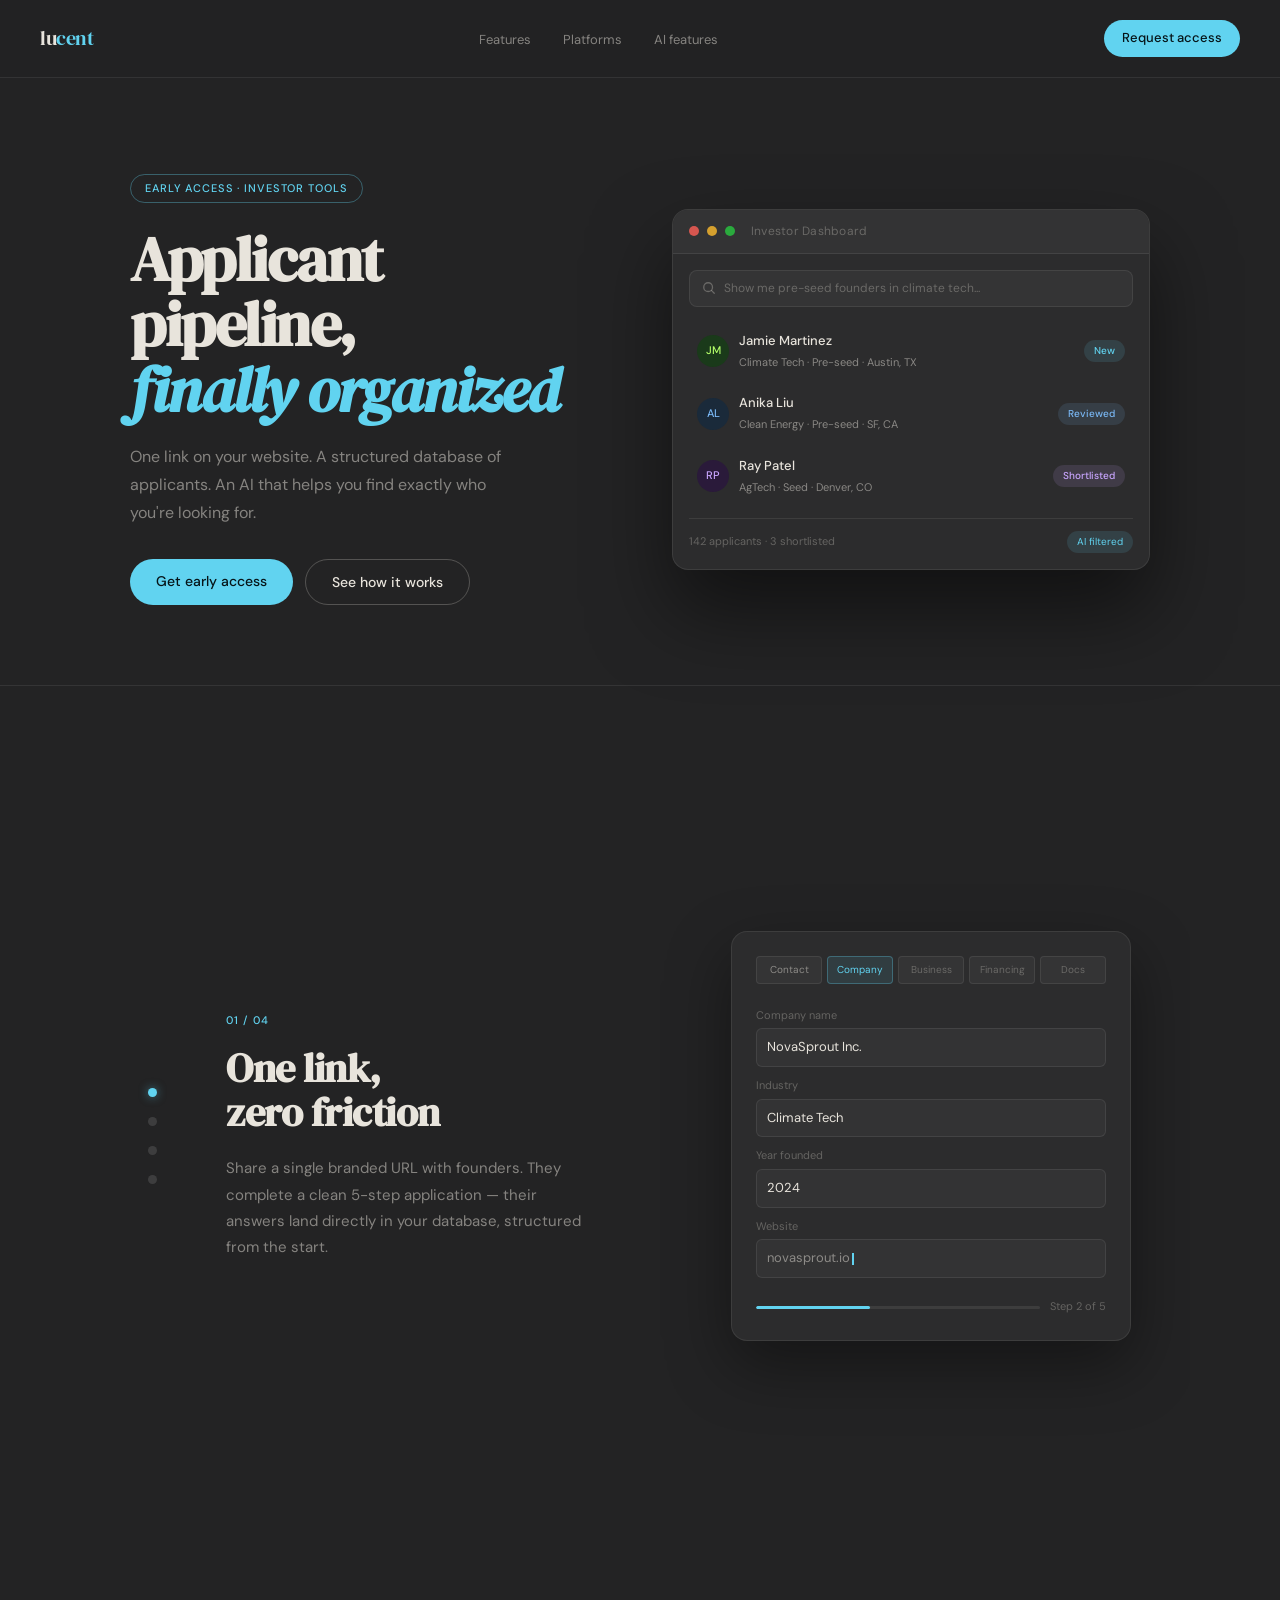
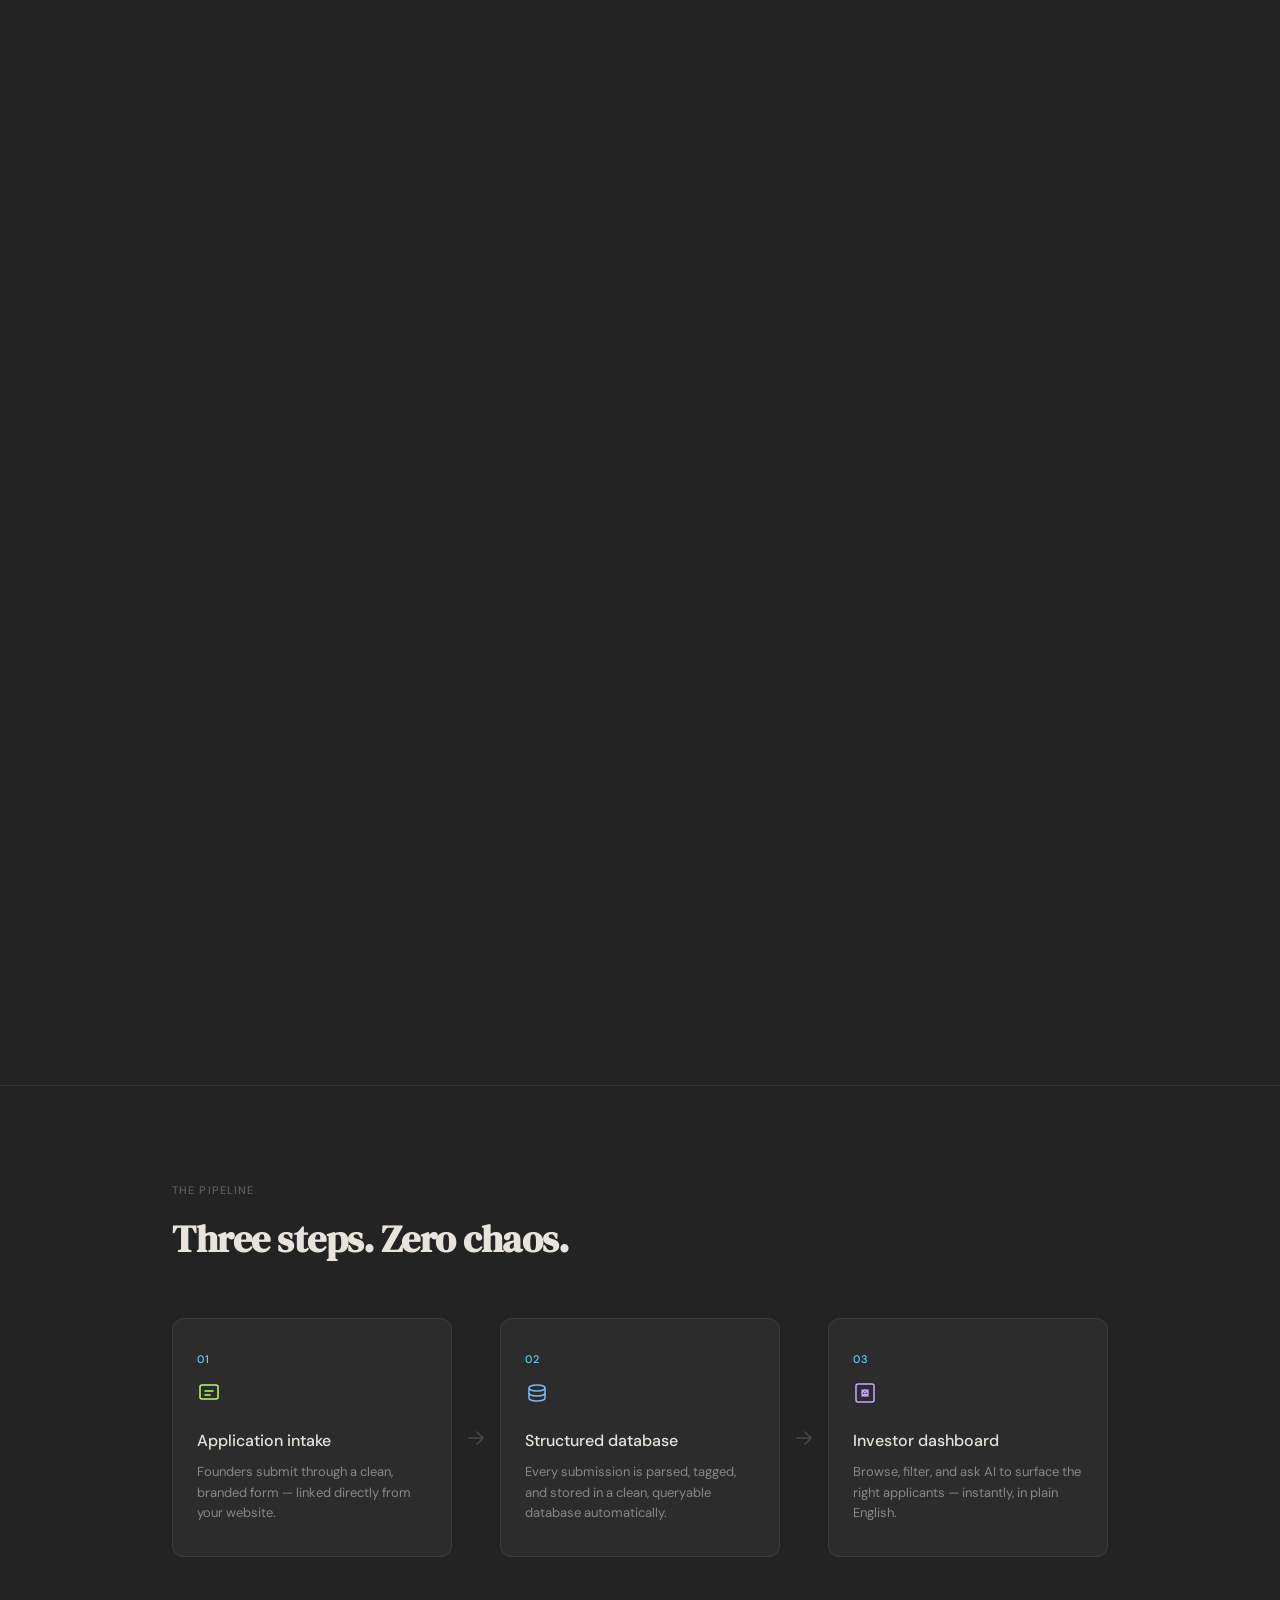
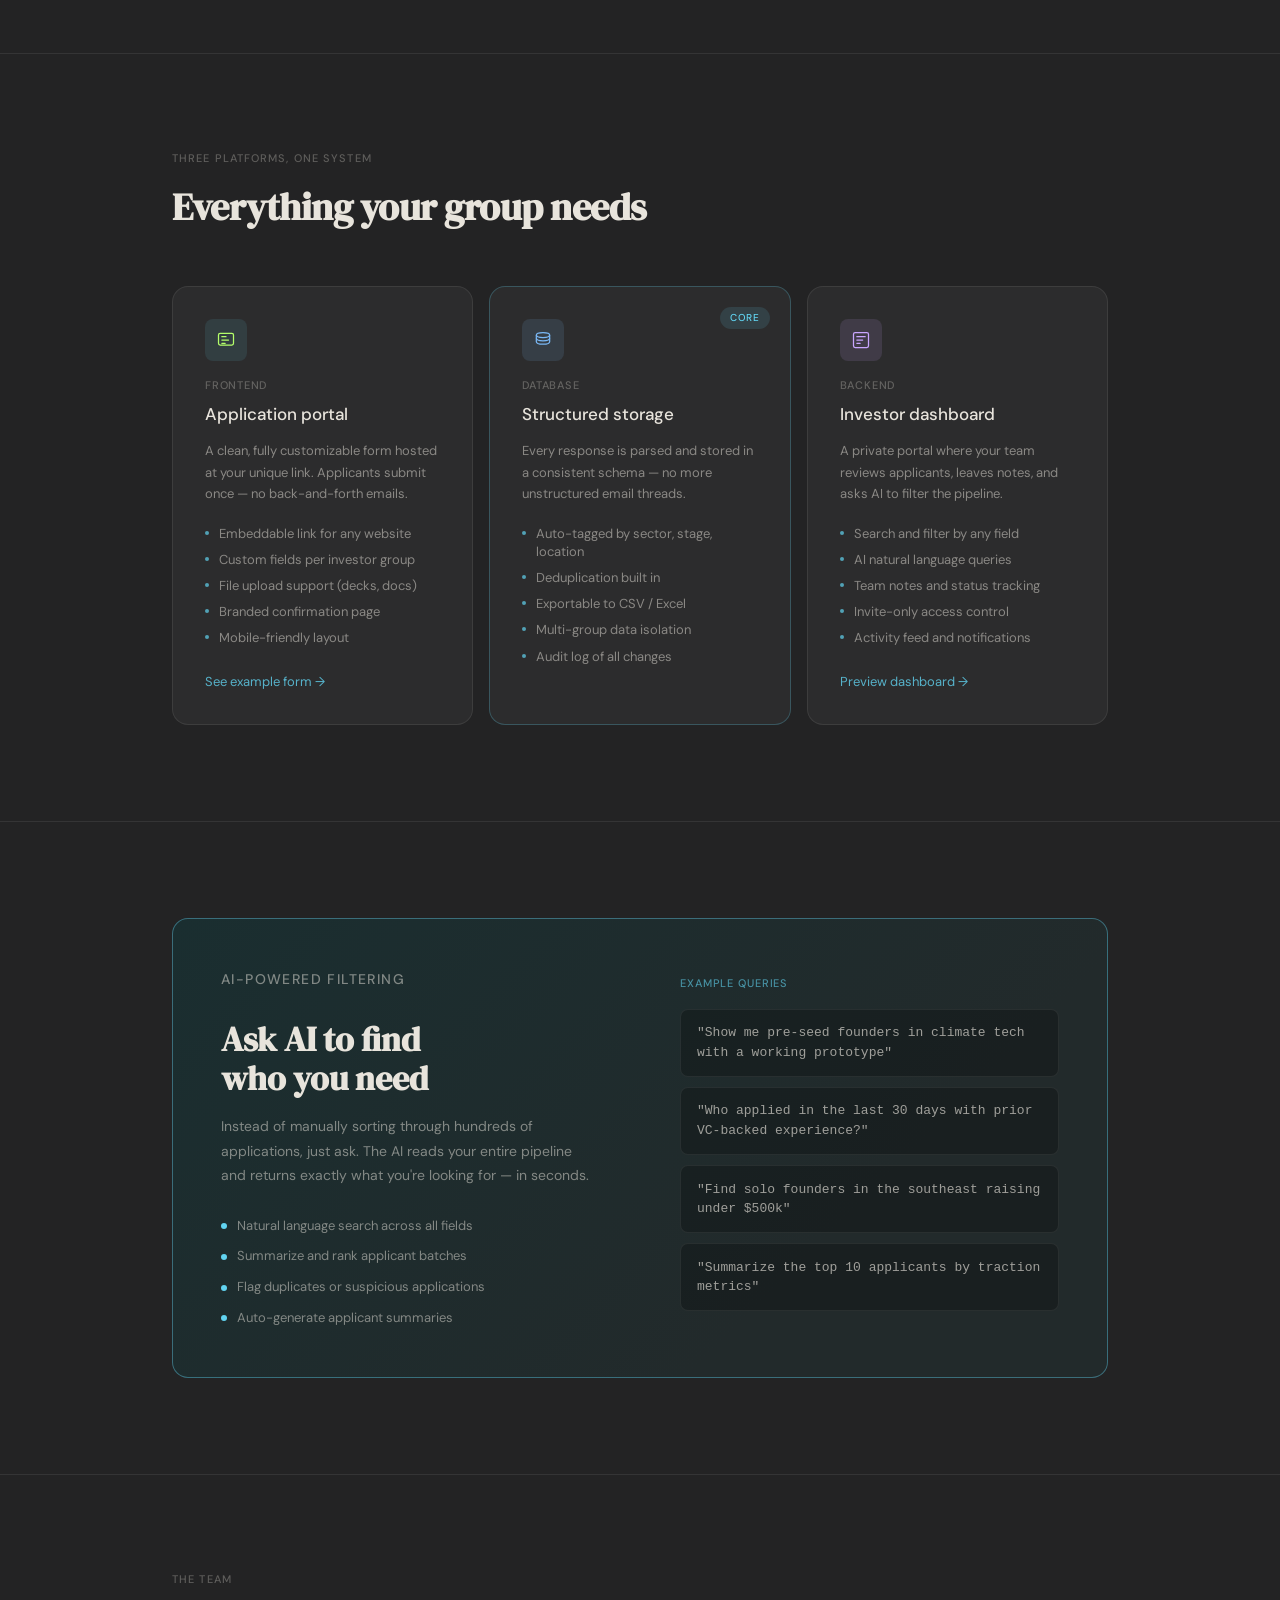
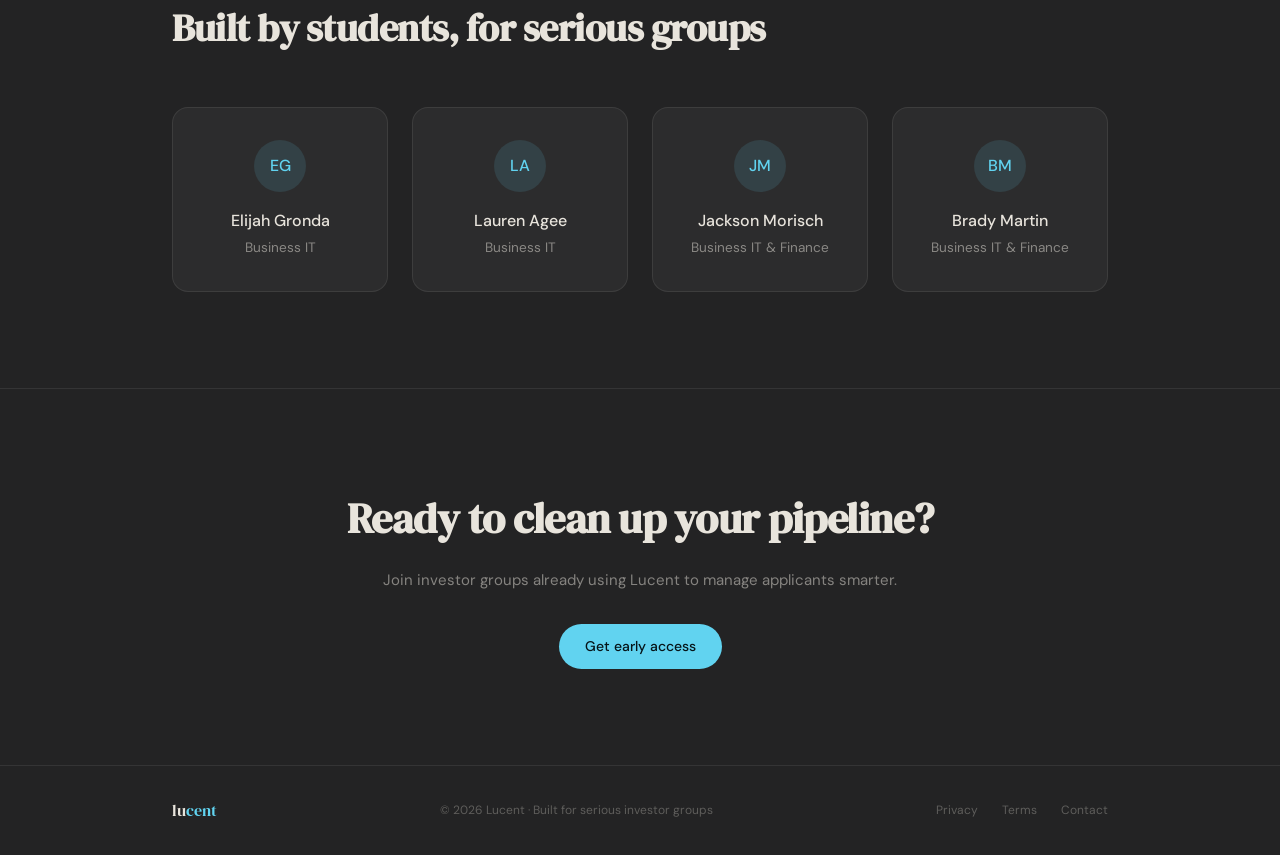
<file: index.html>
<!DOCTYPE html>
<html lang="en">
<head>
  <meta charset="UTF-8" />
  <meta name="viewport" content="width=device-width, initial-scale=1.0" />
  <title>Lucent — Investor Pipeline Tool</title>
  <link rel="preconnect" href="https://fonts.googleapis.com" />
  <link rel="preconnect" href="https://fonts.gstatic.com" crossorigin />
  <link href="https://fonts.googleapis.com/css2?family=DM+Serif+Display:ital@0;1&family=DM+Sans:opsz,wght@9..40,300;9..40,400;9..40,500&display=swap" rel="stylesheet" />
  <link rel="stylesheet" href="style.css" />
</head>
<body>

  <!-- NAV -->
  <nav class="nav">
    <div class="nav__logo">lu<span>cent</span></div>
    <ul class="nav__links">
      <li><a href="#features">Features</a></li>
      <li><a href="#platforms">Platforms</a></li>
      <li><a href="#ai">AI features</a></li>
    </ul>
    <a href="signup.html" class="btn btn--cta">Request access</a>
    <button class="nav__hamburger" aria-label="Open menu">
      <span></span><span></span><span></span>
    </button>
  </nav>

  <!-- MOBILE MENU -->
  <div class="mobile-menu">
    <a href="#how-it-works">How it works</a>
    <a href="#platforms">Platforms</a>
    <a href="#ai">AI features</a>
    <a href="signup.html" class="btn btn--cta">Request access</a>
  </div>

  <!-- HERO -->
  <section class="hero">
    <div class="hero__inner">
      <div class="pill">Early access · Investor tools</div>
      <h1 class="hero__headline">
        Applicant pipeline,<br><em>finally organized</em>
      </h1>
      <p class="hero__sub">
        One link on your website. A structured database of applicants. An AI that helps you find exactly who you're looking for.
      </p>
      <div class="hero__actions">
        <a href="signup.html" class="btn btn--primary">Get early access</a>
        <a href="#how-it-works" class="btn btn--ghost">See how it works</a>
      </div>
    </div>
    <div class="hero__visual" aria-hidden="true">
      <div class="mock-card">
        <div class="mock-card__header">
          <div class="mock-dot" style="background:#ff5f57"></div>
          <div class="mock-dot" style="background:#febc2e"></div>
          <div class="mock-dot" style="background:#28c840"></div>
          <span class="mock-card__title">Investor Dashboard</span>
        </div>
        <div class="mock-card__body">
          <div class="mock-search">
            <svg width="14" height="14" viewBox="0 0 16 16" fill="none"><circle cx="7" cy="7" r="5" stroke="currentColor" stroke-width="1.5"/><path d="M11 11l3 3" stroke="currentColor" stroke-width="1.5" stroke-linecap="round"/></svg>
            Show me pre-seed founders in climate tech...
          </div>
          <div class="mock-rows">
            <div class="mock-row">
              <div class="mock-avatar" style="background:#1a3a1a; color:#B4FF6A">JM</div>
              <div class="mock-info">
                <strong>Jamie Martinez</strong>
                <span>Climate Tech · Pre-seed · Austin, TX</span>
              </div>
              <div class="mock-badge green">New</div>
            </div>
            <div class="mock-row">
              <div class="mock-avatar" style="background:#1a2a3a; color:#7ab8f5">AL</div>
              <div class="mock-info">
                <strong>Anika Liu</strong>
                <span>Clean Energy · Pre-seed · SF, CA</span>
              </div>
              <div class="mock-badge blue">Reviewed</div>
            </div>
            <div class="mock-row">
              <div class="mock-avatar" style="background:#2a1a3a; color:#c9a6ff">RP</div>
              <div class="mock-info">
                <strong>Ray Patel</strong>
                <span>AgTech · Seed · Denver, CO</span>
              </div>
              <div class="mock-badge purple">Shortlisted</div>
            </div>
          </div>
          <div class="mock-footer">
            <span>142 applicants · 3 shortlisted</span>
            <span class="mock-ai-tag">AI filtered</span>
          </div>
        </div>
      </div>
    </div>
  </section>

  <!-- SCROLL FEATURES -->
  <section class="sf-section" id="features">
    <div class="sf-sticky">

      <!-- Progress track -->
      <div class="sf-track">
        <div class="sf-track__bar"><div class="sf-track__fill" id="sfFill"></div></div>
        <div class="sf-track__dots">
          <button class="sf-dot sf-dot--active" data-step="0"></button>
          <button class="sf-dot" data-step="1"></button>
          <button class="sf-dot" data-step="2"></button>
          <button class="sf-dot" data-step="3"></button>
        </div>
      </div>

      <!-- Left: copy -->
      <div class="sf-copy-wrap">
        <div class="sf-copy sf-copy--active" data-panel="0">
          <div class="sf-step-label">01 / 04</div>
          <h2>One link,<br>zero friction</h2>
          <p>Share a single branded URL with founders. They complete a clean 5-step application — their answers land directly in your database, structured from the start.</p>
        </div>
        <div class="sf-copy" data-panel="1">
          <div class="sf-step-label">02 / 04</div>
          <h2>Every application,<br>instantly organized</h2>
          <p>Submissions are auto-tagged by sector, stage, location, and raise target the moment they arrive. No manual sorting. No data entry. Just a clean, searchable database.</p>
        </div>
        <div class="sf-copy" data-panel="2">
          <div class="sf-step-label">03 / 04</div>
          <h2>Review together,<br>decide faster</h2>
          <p>Your whole team shares one dashboard. Open any applicant, leave notes, update their status, and generate a full diligence report with one click.</p>
        </div>
        <div class="sf-copy" data-panel="3">
          <div class="sf-step-label">04 / 04</div>
          <h2>Ask AI,<br>find anyone</h2>
          <p>Type a plain-English question. The AI reads your entire pipeline and surfaces exactly who you're looking for — in seconds, not hours of manual filtering.</p>
        </div>
      </div>

      <!-- Right: visuals -->
      <div class="sf-visual-wrap">

        <!-- Visual 0: Apply form -->
        <div class="sf-visual sf-visual--active" data-visual="0">
          <div class="sfv-card">
            <div class="sfv-steps">
              <div class="sfv-step sfv-step--done">Contact</div>
              <div class="sfv-step sfv-step--active">Company</div>
              <div class="sfv-step">Business</div>
              <div class="sfv-step">Financing</div>
              <div class="sfv-step">Docs</div>
            </div>
            <div class="sfv-fields">
              <div class="sfv-field"><div class="sfv-label">Company name</div><div class="sfv-input sfv-input--filled">NovaSprout Inc.</div></div>
              <div class="sfv-field"><div class="sfv-label">Industry</div><div class="sfv-input sfv-input--filled">Climate Tech</div></div>
              <div class="sfv-field"><div class="sfv-label">Year founded</div><div class="sfv-input sfv-input--filled">2024</div></div>
              <div class="sfv-field"><div class="sfv-label">Website</div><div class="sfv-input">novasprout.io<span class="sfv-cursor"></span></div></div>
            </div>
            <div class="sfv-footer">
              <div class="sfv-progress-bar"><div class="sfv-progress-fill" style="width:40%"></div></div>
              <span>Step 2 of 5</span>
            </div>
          </div>
        </div>

        <!-- Visual 1: Database table -->
        <div class="sf-visual" data-visual="1">
          <div class="sfv-card">
            <div class="sfv-table-header">
              <span>Founder</span><span>Sector</span><span>Stage</span><span>Status</span>
            </div>
            <div class="sfv-row">
              <div class="sfv-row-name"><div class="sfv-av" style="background:rgba(97,211,240,0.15);color:#61d3f0">JM</div>Jamie Martinez</div>
              <span class="sfv-tag">Climate Tech</span><span class="sfv-tag">Pre-seed</span>
              <span class="sfv-badge sfv-badge--new">New</span>
            </div>
            <div class="sfv-row">
              <div class="sfv-row-name"><div class="sfv-av" style="background:rgba(122,184,245,0.15);color:#7ab8f5">AL</div>Anika Liu</div>
              <span class="sfv-tag">Clean Energy</span><span class="sfv-tag">Pre-seed</span>
              <span class="sfv-badge sfv-badge--reviewed">Reviewed</span>
            </div>
            <div class="sfv-row">
              <div class="sfv-row-name"><div class="sfv-av" style="background:rgba(201,166,255,0.15);color:#c9a6ff">RP</div>Ray Patel</div>
              <span class="sfv-tag">AgTech</span><span class="sfv-tag">Seed</span>
              <span class="sfv-badge sfv-badge--shortlisted">Shortlisted</span>
            </div>
            <div class="sfv-row sfv-row--dim">
              <div class="sfv-row-name"><div class="sfv-av" style="background:rgba(97,211,240,0.1);color:#61d3f0">SK</div>Sara Kim</div>
              <span class="sfv-tag">Fintech</span><span class="sfv-tag">Seed</span>
              <span class="sfv-badge sfv-badge--new">New</span>
            </div>
            <div class="sfv-count">142 applicants · auto-tagged on submission</div>
          </div>
        </div>

        <!-- Visual 2: Applicant drawer -->
        <div class="sf-visual" data-visual="2">
          <div class="sfv-card">
            <div class="sfv-drawer-head">
              <div class="sfv-av sfv-av--lg" style="background:rgba(97,211,240,0.15);color:#61d3f0">JM</div>
              <div>
                <div class="sfv-name">Jamie Martinez</div>
                <div class="sfv-company">NovaSprout · Climate Tech</div>
              </div>
            </div>
            <div class="sfv-drawer-row"><span>Raising</span><span>$350,000</span></div>
            <div class="sfv-drawer-row"><span>Stage</span><span>Pre-seed</span></div>
            <div class="sfv-drawer-row"><span>Location</span><span>Austin, TX</span></div>
            <div class="sfv-drawer-row"><span>Revenue</span><span>$12k MRR</span></div>
            <div class="sfv-status-row">
              <button class="sfv-status-btn sfv-status-btn--active">Shortlist</button>
              <button class="sfv-status-btn">Pass</button>
              <button class="sfv-status-btn">Request info</button>
            </div>
            <div class="sfv-report-btn">✦ Generate diligence report</div>
          </div>
        </div>

        <!-- Visual 3: AI search -->
        <div class="sf-visual" data-visual="3">
          <div class="sfv-card sfv-card--ai">
            <div class="sfv-ai-label">✦ AI search</div>
            <div class="sfv-ai-query">"Show me pre-seed founders in climate tech with a working prototype"</div>
            <div class="sfv-ai-result">
              <div class="sfv-ai-row">→ <strong>Jamie Martinez</strong> — NovaSprout · Climate Tech · Austin, TX</div>
              <div class="sfv-ai-row">→ <strong>Anika Liu</strong> — SolarForm · Clean Energy · SF, CA</div>
              <div class="sfv-ai-row">→ <strong>Carlos Rivera</strong> — AeroRoot · AgTech · Denver, CO</div>
            </div>
            <div class="sfv-ai-chips">
              <span class="sfv-chip">Prior VC experience</span>
              <span class="sfv-chip">Solo founders</span>
              <span class="sfv-chip">Top by traction</span>
            </div>
          </div>
        </div>

      </div>
    </div>
  </section>

  <!-- HOW IT WORKS -->
  <section class="flow-section" id="how-it-works">
    <div class="container">
      <p class="section-label">The pipeline</p>
      <h2 class="section-title">Three steps. Zero chaos.</h2>
      <div class="flow">
        <div class="flow__card">
          <div class="flow__num">01</div>
          <div class="flow__icon">
            <svg width="24" height="24" viewBox="0 0 24 24" fill="none"><rect x="3" y="4" width="18" height="14" rx="2" stroke="#B4FF6A" stroke-width="1.5"/><path d="M8 10h8M8 14h5" stroke="#B4FF6A" stroke-width="1.5" stroke-linecap="round"/></svg>
          </div>
          <h3>Application intake</h3>
          <p>Founders submit through a clean, branded form — linked directly from your website.</p>
        </div>
        <div class="flow__arrow">
          <svg width="24" height="24" viewBox="0 0 24 24" fill="none"><path d="M5 12h14M13 6l6 6-6 6" stroke="currentColor" stroke-width="1.5" stroke-linecap="round" stroke-linejoin="round"/></svg>
        </div>
        <div class="flow__card">
          <div class="flow__num">02</div>
          <div class="flow__icon">
            <svg width="24" height="24" viewBox="0 0 24 24" fill="none"><ellipse cx="12" cy="7" rx="8" ry="3" stroke="#7ab8f5" stroke-width="1.5"/><path d="M4 7v5c0 1.66 3.58 3 8 3s8-1.34 8-3V7" stroke="#7ab8f5" stroke-width="1.5"/><path d="M4 12v5c0 1.66 3.58 3 8 3s8-1.34 8-3v-5" stroke="#7ab8f5" stroke-width="1.5"/></svg>
          </div>
          <h3>Structured database</h3>
          <p>Every submission is parsed, tagged, and stored in a clean, queryable database automatically.</p>
        </div>
        <div class="flow__arrow">
          <svg width="24" height="24" viewBox="0 0 24 24" fill="none"><path d="M5 12h14M13 6l6 6-6 6" stroke="currentColor" stroke-width="1.5" stroke-linecap="round" stroke-linejoin="round"/></svg>
        </div>
        <div class="flow__card">
          <div class="flow__num">03</div>
          <div class="flow__icon">
            <svg width="24" height="24" viewBox="0 0 24 24" fill="none"><rect x="3" y="3" width="18" height="18" rx="2" stroke="#c9a6ff" stroke-width="1.5"/><path d="M9 9l6 6M15 9l-6 6" stroke="#c9a6ff" stroke-width="1.5" stroke-linecap="round"/><circle cx="12" cy="12" r="3" stroke="#c9a6ff" stroke-width="1.5"/></svg>
          </div>
          <h3>Investor dashboard</h3>
          <p>Browse, filter, and ask AI to surface the right applicants — instantly, in plain English.</p>
        </div>
      </div>
    </div>
  </section>

  <!-- PLATFORMS -->
  <section class="platforms" id="platforms">
    <div class="container">
      <p class="section-label">Three platforms, one system</p>
      <h2 class="section-title">Everything your group needs</h2>
      <div class="platforms__grid">

        <div class="platform-card">
          <div class="platform-card__icon icon--green">
            <svg width="20" height="20" viewBox="0 0 24 24" fill="none"><rect x="3" y="4" width="18" height="14" rx="2" stroke="#B4FF6A" stroke-width="1.5"/><path d="M7 8h5M7 12h8M7 16h4" stroke="#B4FF6A" stroke-width="1.5" stroke-linecap="round"/></svg>
          </div>
          <div class="platform-card__tag">Frontend</div>
          <h3>Application portal</h3>
          <p>A clean, fully customizable form hosted at your unique link. Applicants submit once — no back-and-forth emails.</p>
          <ul class="feature-list">
            <li>Embeddable link for any website</li>
            <li>Custom fields per investor group</li>
            <li>File upload support (decks, docs)</li>
            <li>Branded confirmation page</li>
            <li>Mobile-friendly layout</li>
          </ul>
          <a href="apply.html" class="platform-card__link">See example form →</a>
        </div>

        <div class="platform-card platform-card--featured">
          <div class="platform-card__badge">Core</div>
          <div class="platform-card__icon icon--blue">
            <svg width="20" height="20" viewBox="0 0 24 24" fill="none"><ellipse cx="12" cy="6" rx="8" ry="3" stroke="#7ab8f5" stroke-width="1.5"/><path d="M4 6v4c0 1.66 3.58 3 8 3s8-1.34 8-3V6" stroke="#7ab8f5" stroke-width="1.5"/><path d="M4 10v4c0 1.66 3.58 3 8 3s8-1.34 8-3v-4" stroke="#7ab8f5" stroke-width="1.5"/></svg>
          </div>
          <div class="platform-card__tag">Database</div>
          <h3>Structured storage</h3>
          <p>Every response is parsed and stored in a consistent schema — no more unstructured email threads.</p>
          <ul class="feature-list">
            <li>Auto-tagged by sector, stage, location</li>
            <li>Deduplication built in</li>
            <li>Exportable to CSV / Excel</li>
            <li>Multi-group data isolation</li>
            <li>Audit log of all changes</li>
          </ul>
        </div>

        <div class="platform-card">
          <div class="platform-card__icon icon--purple">
            <svg width="20" height="20" viewBox="0 0 24 24" fill="none"><rect x="3" y="3" width="18" height="18" rx="2" stroke="#c9a6ff" stroke-width="1.5"/><path d="M7 8h10M7 12h7M7 16h4" stroke="#c9a6ff" stroke-width="1.5" stroke-linecap="round"/></svg>
          </div>
          <div class="platform-card__tag">Backend</div>
          <h3>Investor dashboard</h3>
          <p>A private portal where your team reviews applicants, leaves notes, and asks AI to filter the pipeline.</p>
          <ul class="feature-list">
            <li>Search and filter by any field</li>
            <li>AI natural language queries</li>
            <li>Team notes and status tracking</li>
            <li>Invite-only access control</li>
            <li>Activity feed and notifications</li>
          </ul>
          <a href="dashboard.html" class="platform-card__link">Preview dashboard →</a>
        </div>

      </div>
    </div>
  </section>

  <!-- AI SECTION -->
  <section class="ai-section" id="ai">
    <div class="container">
      <div class="ai-section__inner">
        <div class="ai-section__copy">
          <p class="section-label">AI-powered filtering</p>
          <h2>Ask AI to find<br>who you need</h2>
          <p>Instead of manually sorting through hundreds of applications, just ask. The AI reads your entire pipeline and returns exactly what you're looking for — in seconds.</p>
          <div class="ai-section__features">
            <div class="ai-feature">
              <div class="ai-feature__dot"></div>
              <span>Natural language search across all fields</span>
            </div>
            <div class="ai-feature">
              <div class="ai-feature__dot"></div>
              <span>Summarize and rank applicant batches</span>
            </div>
            <div class="ai-feature">
              <div class="ai-feature__dot"></div>
              <span>Flag duplicates or suspicious applications</span>
            </div>
            <div class="ai-feature">
              <div class="ai-feature__dot"></div>
              <span>Auto-generate applicant summaries</span>
            </div>
          </div>
        </div>
        <div class="ai-section__queries">
          <p class="query-label">Example queries</p>
          <div class="query-box">"Show me pre-seed founders in climate tech with a working prototype"</div>
          <div class="query-box">"Who applied in the last 30 days with prior VC-backed experience?"</div>
          <div class="query-box">"Find solo founders in the southeast raising under $500k"</div>
          <div class="query-box">"Summarize the top 10 applicants by traction metrics"</div>
        </div>
      </div>
    </div>
  </section>

  <!-- TEAM -->
  <section class="team-section">
    <div class="container">
      <p class="section-label">The team</p>
      <h2 class="section-title">Built by students, for serious groups</h2>
      <div class="team-grid">
        <div class="team-card">
          <div class="team-card__initials">EG</div>
          <h3>Elijah Gronda</h3>
          <p>Business IT</p>
        </div>
        <div class="team-card">
          <div class="team-card__initials">LA</div>
          <h3>Lauren Agee</h3>
          <p>Business IT</p>
        </div>
        <div class="team-card">
          <div class="team-card__initials">JM</div>
          <h3>Jackson Morisch</h3>
          <p>Business IT &amp; Finance</p>
        </div>
        <div class="team-card">
          <div class="team-card__initials">BM</div>
          <h3>Brady Martin</h3>
          <p>Business IT &amp; Finance</p>
        </div>
      </div>
    </div>
  </section>

  <!-- CTA -->
  <section class="cta-section">
    <div class="container">
      <div class="cta-section__inner">
        <h2>Ready to clean up your pipeline?</h2>
        <p>Join investor groups already using Lucent to manage applicants smarter.</p>
        <a href="signup.html" class="btn btn--primary">Get early access</a>
      </div>
    </div>
  </section>

  <!-- FOOTER -->
  <footer class="footer">
    <div class="container">
      <div class="footer__inner">
        <div class="footer__logo">lu<span>cent</span></div>
        <p class="footer__copy">© 2026 Lucent · Built for serious investor groups</p>
        <div class="footer__links">
          <a href="#">Privacy</a>
          <a href="#">Terms</a>
          <a href="#">Contact</a>
        </div>
      </div>
    </div>
  </footer>

  <script src="main.js"></script>
</body>
</html>
</file>
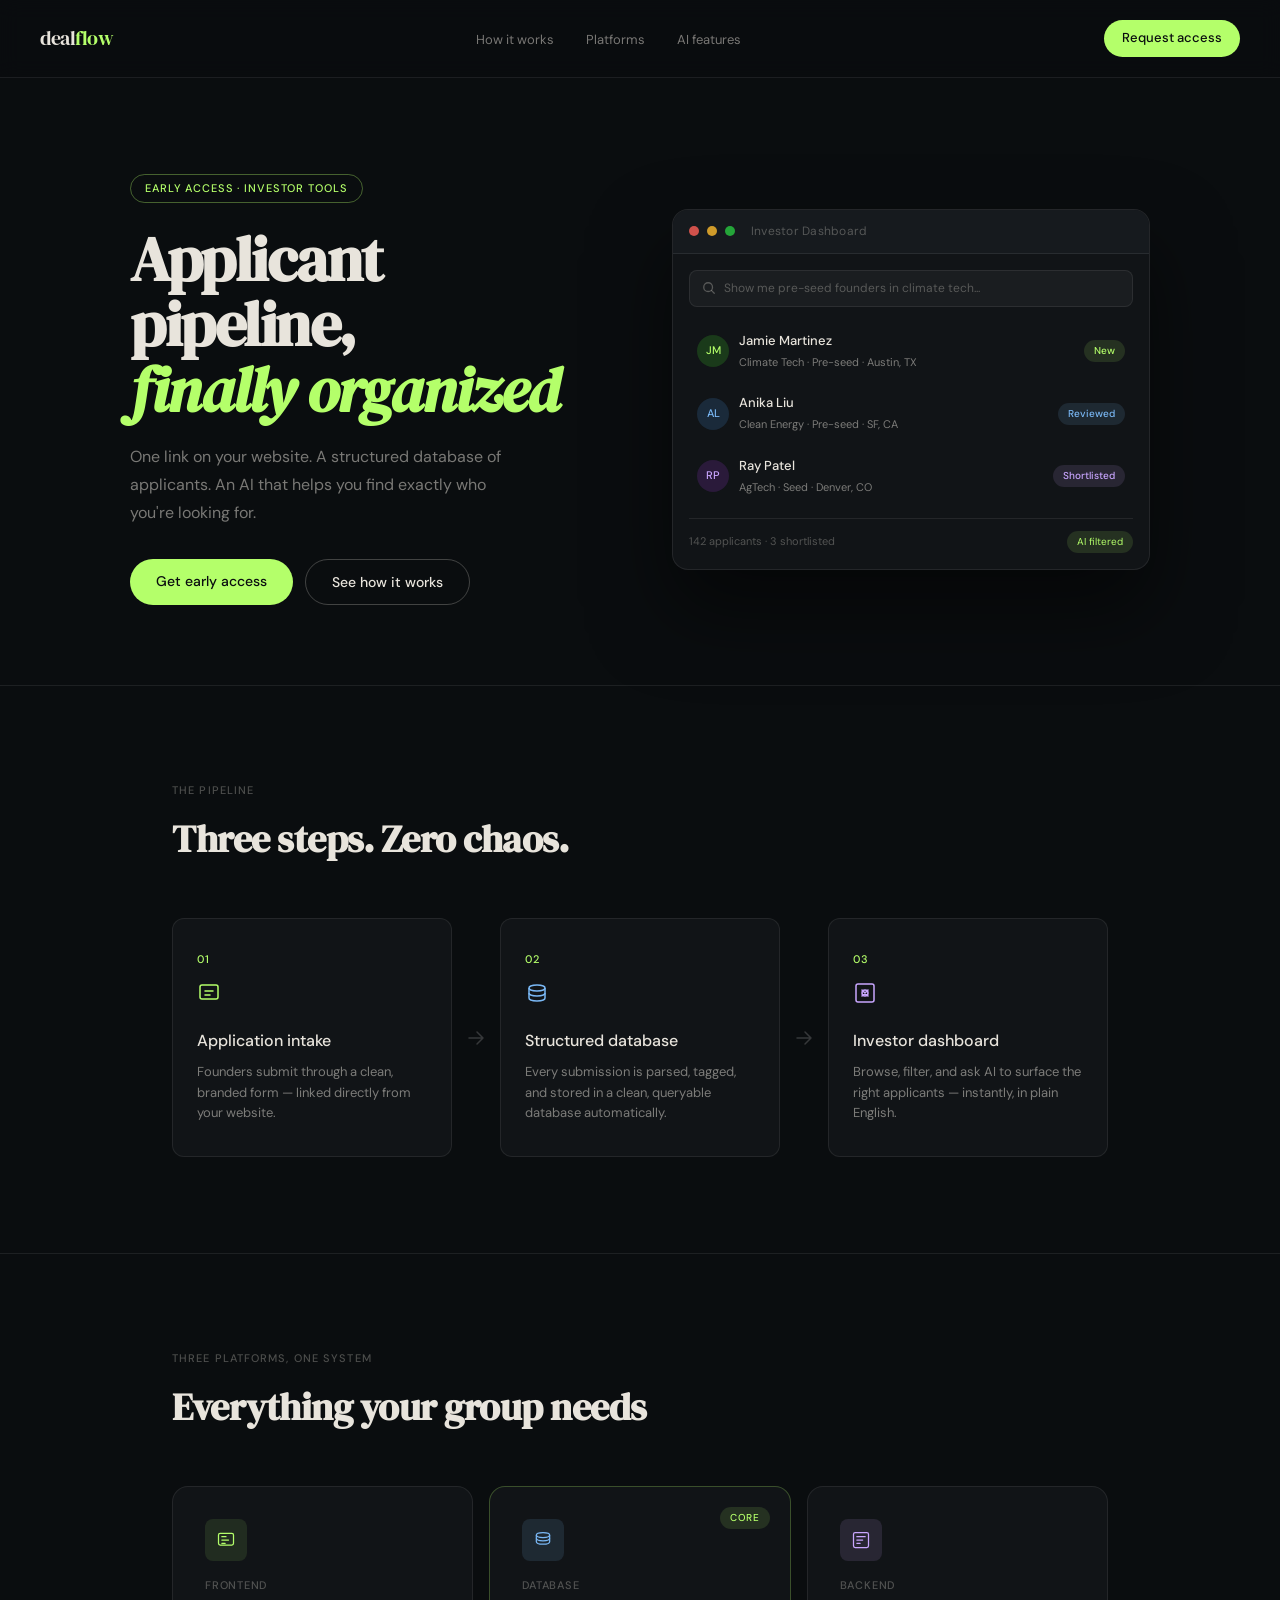
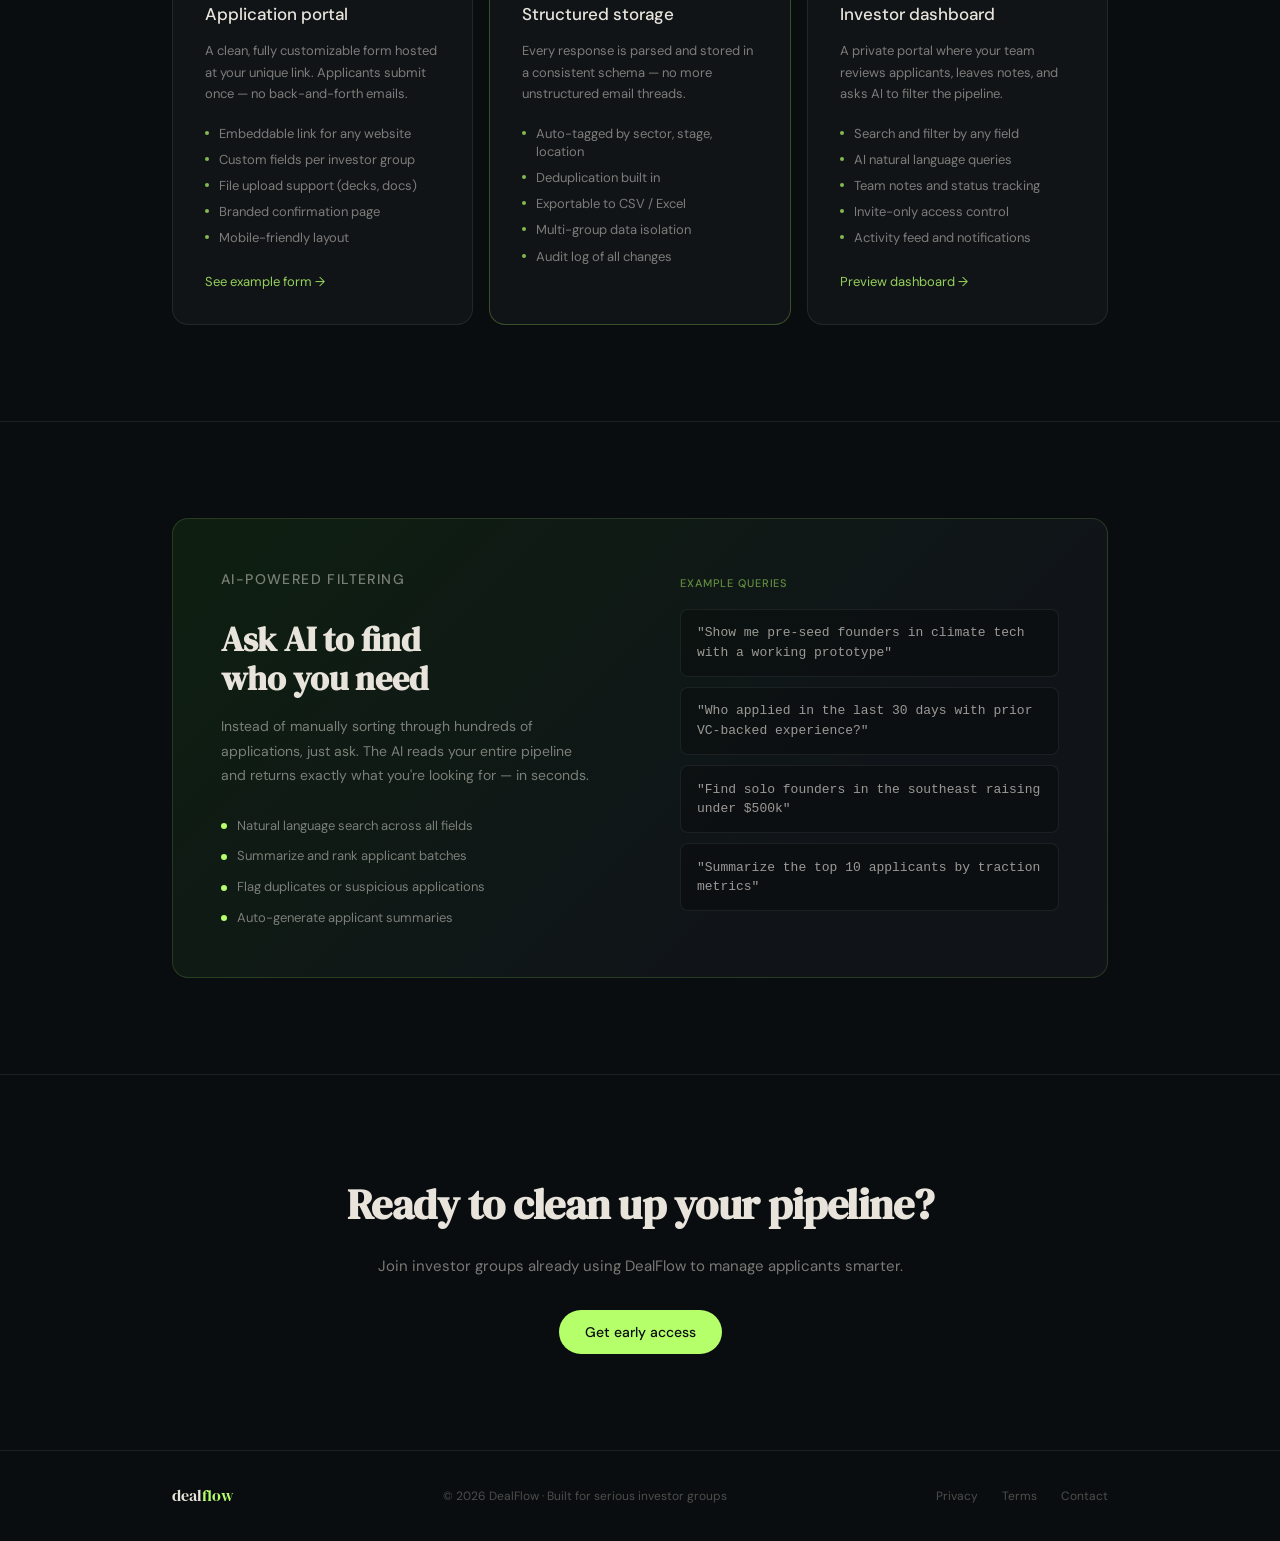
<file: files/index.html>
<!DOCTYPE html>
<html lang="en">
<head>
  <meta charset="UTF-8" />
  <meta name="viewport" content="width=device-width, initial-scale=1.0" />
  <title>DealFlow — Investor Pipeline Tool</title>
  <link rel="preconnect" href="https://fonts.googleapis.com" />
  <link rel="preconnect" href="https://fonts.gstatic.com" crossorigin />
  <link href="https://fonts.googleapis.com/css2?family=DM+Serif+Display:ital@0;1&family=DM+Sans:opsz,wght@9..40,300;9..40,400;9..40,500&display=swap" rel="stylesheet" />
  <link rel="stylesheet" href="style.css" />
</head>
<body>

  <!-- NAV -->
  <nav class="nav">
    <div class="nav__logo">deal<span>flow</span></div>
    <ul class="nav__links">
      <li><a href="#how-it-works">How it works</a></li>
      <li><a href="#platforms">Platforms</a></li>
      <li><a href="#ai">AI features</a></li>
    </ul>
    <a href="apply.html" class="btn btn--cta">Request access</a>
    <button class="nav__hamburger" aria-label="Open menu">
      <span></span><span></span><span></span>
    </button>
  </nav>

  <!-- MOBILE MENU -->
  <div class="mobile-menu">
    <a href="#how-it-works">How it works</a>
    <a href="#platforms">Platforms</a>
    <a href="#ai">AI features</a>
    <a href="apply.html" class="btn btn--cta">Request access</a>
  </div>

  <!-- HERO -->
  <section class="hero">
    <div class="hero__inner">
      <div class="pill">Early access · Investor tools</div>
      <h1 class="hero__headline">
        Applicant pipeline,<br><em>finally organized</em>
      </h1>
      <p class="hero__sub">
        One link on your website. A structured database of applicants. An AI that helps you find exactly who you're looking for.
      </p>
      <div class="hero__actions">
        <a href="apply.html" class="btn btn--primary">Get early access</a>
        <a href="#how-it-works" class="btn btn--ghost">See how it works</a>
      </div>
    </div>
    <div class="hero__visual" aria-hidden="true">
      <div class="mock-card">
        <div class="mock-card__header">
          <div class="mock-dot" style="background:#ff5f57"></div>
          <div class="mock-dot" style="background:#febc2e"></div>
          <div class="mock-dot" style="background:#28c840"></div>
          <span class="mock-card__title">Investor Dashboard</span>
        </div>
        <div class="mock-card__body">
          <div class="mock-search">
            <svg width="14" height="14" viewBox="0 0 16 16" fill="none"><circle cx="7" cy="7" r="5" stroke="currentColor" stroke-width="1.5"/><path d="M11 11l3 3" stroke="currentColor" stroke-width="1.5" stroke-linecap="round"/></svg>
            Show me pre-seed founders in climate tech...
          </div>
          <div class="mock-rows">
            <div class="mock-row">
              <div class="mock-avatar" style="background:#1a3a1a; color:#B4FF6A">JM</div>
              <div class="mock-info">
                <strong>Jamie Martinez</strong>
                <span>Climate Tech · Pre-seed · Austin, TX</span>
              </div>
              <div class="mock-badge green">New</div>
            </div>
            <div class="mock-row">
              <div class="mock-avatar" style="background:#1a2a3a; color:#7ab8f5">AL</div>
              <div class="mock-info">
                <strong>Anika Liu</strong>
                <span>Clean Energy · Pre-seed · SF, CA</span>
              </div>
              <div class="mock-badge blue">Reviewed</div>
            </div>
            <div class="mock-row">
              <div class="mock-avatar" style="background:#2a1a3a; color:#c9a6ff">RP</div>
              <div class="mock-info">
                <strong>Ray Patel</strong>
                <span>AgTech · Seed · Denver, CO</span>
              </div>
              <div class="mock-badge purple">Shortlisted</div>
            </div>
          </div>
          <div class="mock-footer">
            <span>142 applicants · 3 shortlisted</span>
            <span class="mock-ai-tag">AI filtered</span>
          </div>
        </div>
      </div>
    </div>
  </section>

  <!-- HOW IT WORKS -->
  <section class="flow-section" id="how-it-works">
    <div class="container">
      <p class="section-label">The pipeline</p>
      <h2 class="section-title">Three steps. Zero chaos.</h2>
      <div class="flow">
        <div class="flow__card">
          <div class="flow__num">01</div>
          <div class="flow__icon">
            <svg width="24" height="24" viewBox="0 0 24 24" fill="none"><rect x="3" y="4" width="18" height="14" rx="2" stroke="#B4FF6A" stroke-width="1.5"/><path d="M8 10h8M8 14h5" stroke="#B4FF6A" stroke-width="1.5" stroke-linecap="round"/></svg>
          </div>
          <h3>Application intake</h3>
          <p>Founders submit through a clean, branded form — linked directly from your website.</p>
        </div>
        <div class="flow__arrow">
          <svg width="24" height="24" viewBox="0 0 24 24" fill="none"><path d="M5 12h14M13 6l6 6-6 6" stroke="currentColor" stroke-width="1.5" stroke-linecap="round" stroke-linejoin="round"/></svg>
        </div>
        <div class="flow__card">
          <div class="flow__num">02</div>
          <div class="flow__icon">
            <svg width="24" height="24" viewBox="0 0 24 24" fill="none"><ellipse cx="12" cy="7" rx="8" ry="3" stroke="#7ab8f5" stroke-width="1.5"/><path d="M4 7v5c0 1.66 3.58 3 8 3s8-1.34 8-3V7" stroke="#7ab8f5" stroke-width="1.5"/><path d="M4 12v5c0 1.66 3.58 3 8 3s8-1.34 8-3v-5" stroke="#7ab8f5" stroke-width="1.5"/></svg>
          </div>
          <h3>Structured database</h3>
          <p>Every submission is parsed, tagged, and stored in a clean, queryable database automatically.</p>
        </div>
        <div class="flow__arrow">
          <svg width="24" height="24" viewBox="0 0 24 24" fill="none"><path d="M5 12h14M13 6l6 6-6 6" stroke="currentColor" stroke-width="1.5" stroke-linecap="round" stroke-linejoin="round"/></svg>
        </div>
        <div class="flow__card">
          <div class="flow__num">03</div>
          <div class="flow__icon">
            <svg width="24" height="24" viewBox="0 0 24 24" fill="none"><rect x="3" y="3" width="18" height="18" rx="2" stroke="#c9a6ff" stroke-width="1.5"/><path d="M9 9l6 6M15 9l-6 6" stroke="#c9a6ff" stroke-width="1.5" stroke-linecap="round"/><circle cx="12" cy="12" r="3" stroke="#c9a6ff" stroke-width="1.5"/></svg>
          </div>
          <h3>Investor dashboard</h3>
          <p>Browse, filter, and ask AI to surface the right applicants — instantly, in plain English.</p>
        </div>
      </div>
    </div>
  </section>

  <!-- PLATFORMS -->
  <section class="platforms" id="platforms">
    <div class="container">
      <p class="section-label">Three platforms, one system</p>
      <h2 class="section-title">Everything your group needs</h2>
      <div class="platforms__grid">

        <div class="platform-card">
          <div class="platform-card__icon icon--green">
            <svg width="20" height="20" viewBox="0 0 24 24" fill="none"><rect x="3" y="4" width="18" height="14" rx="2" stroke="#B4FF6A" stroke-width="1.5"/><path d="M7 8h5M7 12h8M7 16h4" stroke="#B4FF6A" stroke-width="1.5" stroke-linecap="round"/></svg>
          </div>
          <div class="platform-card__tag">Frontend</div>
          <h3>Application portal</h3>
          <p>A clean, fully customizable form hosted at your unique link. Applicants submit once — no back-and-forth emails.</p>
          <ul class="feature-list">
            <li>Embeddable link for any website</li>
            <li>Custom fields per investor group</li>
            <li>File upload support (decks, docs)</li>
            <li>Branded confirmation page</li>
            <li>Mobile-friendly layout</li>
          </ul>
          <a href="apply.html" class="platform-card__link">See example form →</a>
        </div>

        <div class="platform-card platform-card--featured">
          <div class="platform-card__badge">Core</div>
          <div class="platform-card__icon icon--blue">
            <svg width="20" height="20" viewBox="0 0 24 24" fill="none"><ellipse cx="12" cy="6" rx="8" ry="3" stroke="#7ab8f5" stroke-width="1.5"/><path d="M4 6v4c0 1.66 3.58 3 8 3s8-1.34 8-3V6" stroke="#7ab8f5" stroke-width="1.5"/><path d="M4 10v4c0 1.66 3.58 3 8 3s8-1.34 8-3v-4" stroke="#7ab8f5" stroke-width="1.5"/></svg>
          </div>
          <div class="platform-card__tag">Database</div>
          <h3>Structured storage</h3>
          <p>Every response is parsed and stored in a consistent schema — no more unstructured email threads.</p>
          <ul class="feature-list">
            <li>Auto-tagged by sector, stage, location</li>
            <li>Deduplication built in</li>
            <li>Exportable to CSV / Excel</li>
            <li>Multi-group data isolation</li>
            <li>Audit log of all changes</li>
          </ul>
        </div>

        <div class="platform-card">
          <div class="platform-card__icon icon--purple">
            <svg width="20" height="20" viewBox="0 0 24 24" fill="none"><rect x="3" y="3" width="18" height="18" rx="2" stroke="#c9a6ff" stroke-width="1.5"/><path d="M7 8h10M7 12h7M7 16h4" stroke="#c9a6ff" stroke-width="1.5" stroke-linecap="round"/></svg>
          </div>
          <div class="platform-card__tag">Backend</div>
          <h3>Investor dashboard</h3>
          <p>A private portal where your team reviews applicants, leaves notes, and asks AI to filter the pipeline.</p>
          <ul class="feature-list">
            <li>Search and filter by any field</li>
            <li>AI natural language queries</li>
            <li>Team notes and status tracking</li>
            <li>Invite-only access control</li>
            <li>Activity feed and notifications</li>
          </ul>
          <a href="dashboard.html" class="platform-card__link">Preview dashboard →</a>
        </div>

      </div>
    </div>
  </section>

  <!-- AI SECTION -->
  <section class="ai-section" id="ai">
    <div class="container">
      <div class="ai-section__inner">
        <div class="ai-section__copy">
          <p class="section-label">AI-powered filtering</p>
          <h2>Ask AI to find<br>who you need</h2>
          <p>Instead of manually sorting through hundreds of applications, just ask. The AI reads your entire pipeline and returns exactly what you're looking for — in seconds.</p>
          <div class="ai-section__features">
            <div class="ai-feature">
              <div class="ai-feature__dot"></div>
              <span>Natural language search across all fields</span>
            </div>
            <div class="ai-feature">
              <div class="ai-feature__dot"></div>
              <span>Summarize and rank applicant batches</span>
            </div>
            <div class="ai-feature">
              <div class="ai-feature__dot"></div>
              <span>Flag duplicates or suspicious applications</span>
            </div>
            <div class="ai-feature">
              <div class="ai-feature__dot"></div>
              <span>Auto-generate applicant summaries</span>
            </div>
          </div>
        </div>
        <div class="ai-section__queries">
          <p class="query-label">Example queries</p>
          <div class="query-box">"Show me pre-seed founders in climate tech with a working prototype"</div>
          <div class="query-box">"Who applied in the last 30 days with prior VC-backed experience?"</div>
          <div class="query-box">"Find solo founders in the southeast raising under $500k"</div>
          <div class="query-box">"Summarize the top 10 applicants by traction metrics"</div>
        </div>
      </div>
    </div>
  </section>

  <!-- CTA -->
  <section class="cta-section">
    <div class="container">
      <div class="cta-section__inner">
        <h2>Ready to clean up your pipeline?</h2>
        <p>Join investor groups already using DealFlow to manage applicants smarter.</p>
        <a href="apply.html" class="btn btn--primary">Get early access</a>
      </div>
    </div>
  </section>

  <!-- FOOTER -->
  <footer class="footer">
    <div class="container">
      <div class="footer__inner">
        <div class="footer__logo">deal<span>flow</span></div>
        <p class="footer__copy">© 2026 DealFlow · Built for serious investor groups</p>
        <div class="footer__links">
          <a href="#">Privacy</a>
          <a href="#">Terms</a>
          <a href="#">Contact</a>
        </div>
      </div>
    </div>
  </footer>

  <script src="main.js"></script>
</body>
</html>
</file>
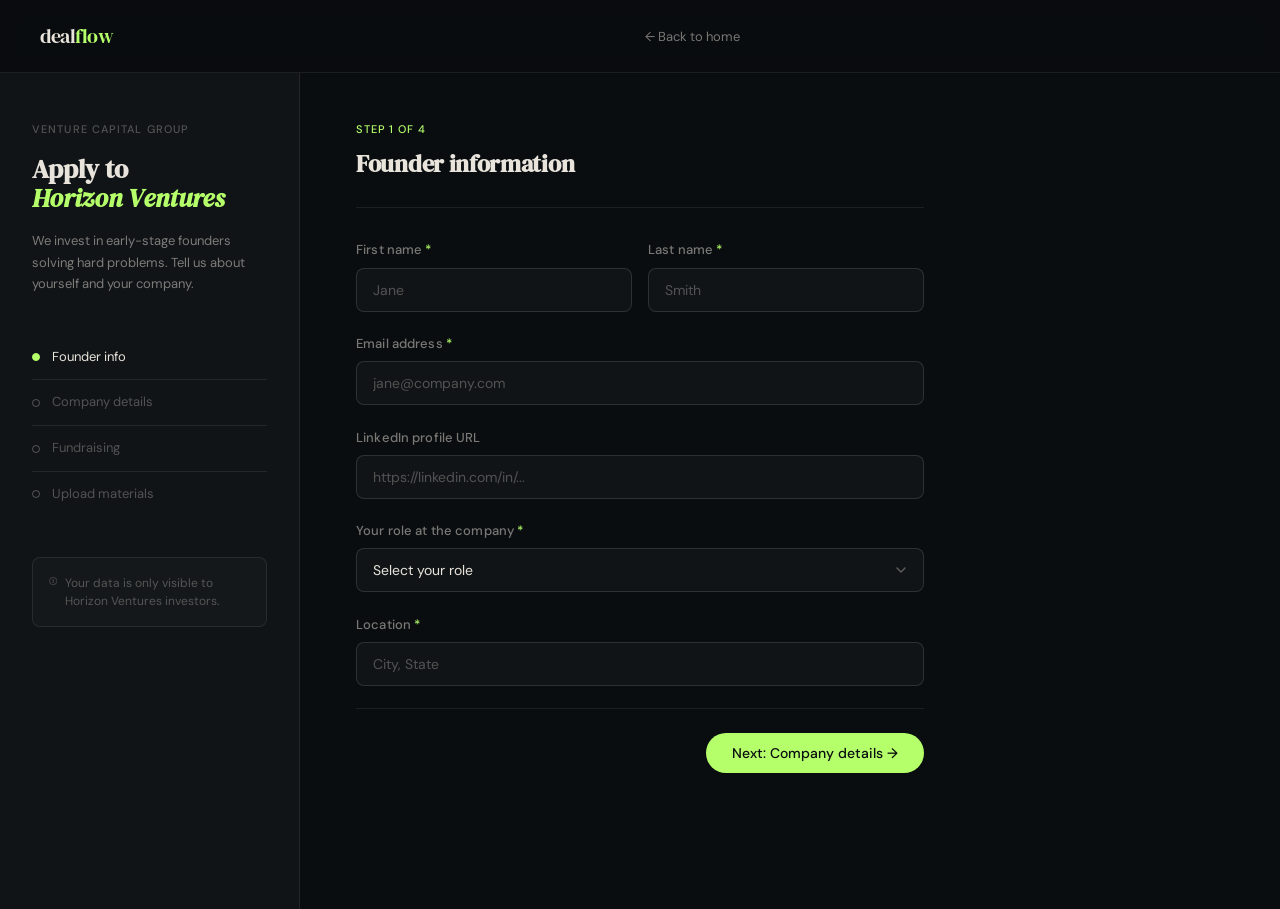
<file: files/apply.html>
<!DOCTYPE html>
<html lang="en">
<head>
  <meta charset="UTF-8" />
  <meta name="viewport" content="width=device-width, initial-scale=1.0" />
  <title>Apply — DealFlow</title>
  <link rel="preconnect" href="https://fonts.googleapis.com" />
  <link rel="preconnect" href="https://fonts.gstatic.com" crossorigin />
  <link href="https://fonts.googleapis.com/css2?family=DM+Serif+Display:ital@0;1&family=DM+Sans:opsz,wght@9..40,300;9..40,400;9..40,500&display=swap" rel="stylesheet" />
  <link rel="stylesheet" href="style.css" />
  <link rel="stylesheet" href="apply.css" />
</head>
<body>

  <nav class="nav">
    <a href="index.html" class="nav__logo">deal<span>flow</span></a>
    <ul class="nav__links">
      <li><a href="index.html">← Back to home</a></li>
    </ul>
  </nav>

  <div class="apply-layout">
    <!-- Sidebar -->
    <aside class="apply-sidebar">
      <div class="apply-sidebar__inner">
        <p class="section-label">Venture Capital Group</p>
        <h2 class="apply-sidebar__title">Apply to<br><em>Horizon Ventures</em></h2>
        <p class="apply-sidebar__sub">We invest in early-stage founders solving hard problems. Tell us about yourself and your company.</p>
        <div class="apply-sidebar__steps">
          <div class="apply-step apply-step--active" data-step="1">
            <div class="apply-step__dot"></div>
            <span>Founder info</span>
          </div>
          <div class="apply-step" data-step="2">
            <div class="apply-step__dot"></div>
            <span>Company details</span>
          </div>
          <div class="apply-step" data-step="3">
            <div class="apply-step__dot"></div>
            <span>Fundraising</span>
          </div>
          <div class="apply-step" data-step="4">
            <div class="apply-step__dot"></div>
            <span>Upload materials</span>
          </div>
        </div>
        <div class="apply-sidebar__note">
          <svg width="14" height="14" viewBox="0 0 16 16" fill="none"><circle cx="8" cy="8" r="7" stroke="currentColor" stroke-width="1.2"/><path d="M8 7v4M8 5v.5" stroke="currentColor" stroke-width="1.5" stroke-linecap="round"/></svg>
          Your data is only visible to Horizon Ventures investors.
        </div>
      </div>
    </aside>

    <!-- Form -->
    <main class="apply-main">
      <form class="apply-form" id="applyForm" novalidate>

        <!-- STEP 1: Founder Info -->
        <div class="form-step active" id="step-1">
          <div class="form-step__header">
            <p class="form-step__label">Step 1 of 4</p>
            <h3>Founder information</h3>
          </div>

          <div class="form-row form-row--2">
            <div class="form-group">
              <label for="firstName">First name <span class="required">*</span></label>
              <input type="text" id="firstName" name="firstName" placeholder="Jane" required />
            </div>
            <div class="form-group">
              <label for="lastName">Last name <span class="required">*</span></label>
              <input type="text" id="lastName" name="lastName" placeholder="Smith" required />
            </div>
          </div>

          <div class="form-group">
            <label for="email">Email address <span class="required">*</span></label>
            <input type="email" id="email" name="email" placeholder="jane@company.com" required />
          </div>

          <div class="form-group">
            <label for="linkedin">LinkedIn profile URL</label>
            <input type="url" id="linkedin" name="linkedin" placeholder="https://linkedin.com/in/..." />
          </div>

          <div class="form-group">
            <label for="role">Your role at the company <span class="required">*</span></label>
            <select id="role" name="role" required>
              <option value="" disabled selected>Select your role</option>
              <option value="ceo">CEO / Founder</option>
              <option value="cto">CTO / Co-Founder</option>
              <option value="coo">COO / Co-Founder</option>
              <option value="other">Other Co-Founder</option>
            </select>
          </div>

          <div class="form-group">
            <label for="location">Location <span class="required">*</span></label>
            <input type="text" id="location" name="location" placeholder="City, State" required />
          </div>

          <div class="form-actions">
            <div></div>
            <button type="button" class="btn btn--primary" onclick="nextStep(1)">Next: Company details →</button>
          </div>
        </div>

        <!-- STEP 2: Company -->
        <div class="form-step" id="step-2">
          <div class="form-step__header">
            <p class="form-step__label">Step 2 of 4</p>
            <h3>Company details</h3>
          </div>

          <div class="form-row form-row--2">
            <div class="form-group">
              <label for="companyName">Company name <span class="required">*</span></label>
              <input type="text" id="companyName" name="companyName" placeholder="Acme Inc." required />
            </div>
            <div class="form-group">
              <label for="website">Company website</label>
              <input type="url" id="website" name="website" placeholder="https://..." />
            </div>
          </div>

          <div class="form-group">
            <label for="sector">Sector / Industry <span class="required">*</span></label>
            <select id="sector" name="sector" required>
              <option value="" disabled selected>Select a sector</option>
              <option value="climate">Climate Tech</option>
              <option value="fintech">Fintech</option>
              <option value="healthtech">Health Tech</option>
              <option value="edtech">EdTech</option>
              <option value="saas">B2B SaaS</option>
              <option value="consumer">Consumer</option>
              <option value="deep-tech">Deep Tech / Hardware</option>
              <option value="ai">AI / ML</option>
              <option value="other">Other</option>
            </select>
          </div>

          <div class="form-group">
            <label for="stage">Current stage <span class="required">*</span></label>
            <select id="stage" name="stage" required>
              <option value="" disabled selected>Select your stage</option>
              <option value="idea">Idea / Pre-product</option>
              <option value="mvp">MVP / Beta</option>
              <option value="pre-seed">Pre-seed</option>
              <option value="seed">Seed</option>
              <option value="series-a">Series A</option>
            </select>
          </div>

          <div class="form-group">
            <label for="description">Describe your company in 1–2 sentences <span class="required">*</span></label>
            <textarea id="description" name="description" rows="3" placeholder="We build software that helps..." required></textarea>
          </div>

          <div class="form-group">
            <label for="problem">What problem are you solving? <span class="required">*</span></label>
            <textarea id="problem" name="problem" rows="4" placeholder="The problem we're solving is..." required></textarea>
          </div>

          <div class="form-actions">
            <button type="button" class="btn btn--ghost" onclick="prevStep(2)">← Back</button>
            <button type="button" class="btn btn--primary" onclick="nextStep(2)">Next: Fundraising →</button>
          </div>
        </div>

        <!-- STEP 3: Fundraising -->
        <div class="form-step" id="step-3">
          <div class="form-step__header">
            <p class="form-step__label">Step 3 of 4</p>
            <h3>Fundraising details</h3>
          </div>

          <div class="form-row form-row--2">
            <div class="form-group">
              <label for="raising">Amount raising <span class="required">*</span></label>
              <select id="raising" name="raising" required>
                <option value="" disabled selected>Select range</option>
                <option value="under-250k">Under $250k</option>
                <option value="250k-500k">$250k – $500k</option>
                <option value="500k-1m">$500k – $1M</option>
                <option value="1m-2m">$1M – $2M</option>
                <option value="2m-5m">$2M – $5M</option>
                <option value="5m+">$5M+</option>
              </select>
            </div>
            <div class="form-group">
              <label for="committed">Amount committed so far</label>
              <input type="text" id="committed" name="committed" placeholder="e.g. $50,000" />
            </div>
          </div>

          <div class="form-group">
            <label for="revenue">Monthly revenue (MRR)</label>
            <select id="revenue" name="revenue">
              <option value="" disabled selected>Select range</option>
              <option value="pre-revenue">Pre-revenue</option>
              <option value="under-10k">Under $10k</option>
              <option value="10k-50k">$10k – $50k</option>
              <option value="50k-100k">$50k – $100k</option>
              <option value="100k+">$100k+</option>
            </select>
          </div>

          <div class="form-group">
            <label for="traction">Describe your traction <span class="required">*</span></label>
            <textarea id="traction" name="traction" rows="4" placeholder="Users, revenue, pilots, partnerships, waitlist..." required></textarea>
          </div>

          <div class="form-group">
            <label for="prior">Prior funding or investors</label>
            <input type="text" id="prior" name="prior" placeholder="e.g. Y Combinator, angel round, none" />
          </div>

          <div class="form-group">
            <label for="why">Why are you applying to Horizon Ventures? <span class="required">*</span></label>
            <textarea id="why" name="why" rows="3" placeholder="What specifically about our fund..." required></textarea>
          </div>

          <div class="form-actions">
            <button type="button" class="btn btn--ghost" onclick="prevStep(3)">← Back</button>
            <button type="button" class="btn btn--primary" onclick="nextStep(3)">Next: Upload materials →</button>
          </div>
        </div>

        <!-- STEP 4: Upload -->
        <div class="form-step" id="step-4">
          <div class="form-step__header">
            <p class="form-step__label">Step 4 of 4</p>
            <h3>Upload your materials</h3>
          </div>

          <div class="form-group">
            <label>Pitch deck <span class="required">*</span></label>
            <div class="upload-zone" id="deckZone" onclick="document.getElementById('deckFile').click()">
              <svg width="28" height="28" viewBox="0 0 24 24" fill="none"><path d="M12 16V8M12 8l-3 3M12 8l3 3" stroke="currentColor" stroke-width="1.5" stroke-linecap="round" stroke-linejoin="round"/><rect x="3" y="4" width="18" height="16" rx="2" stroke="currentColor" stroke-width="1.5"/></svg>
              <p>Click to upload or drag and drop</p>
              <span>PDF, PPT, PPTX · Max 25MB</span>
            </div>
            <input type="file" id="deckFile" name="deckFile" accept=".pdf,.ppt,.pptx" style="display:none" onchange="handleFileSelect(this, 'deckZone')" />
          </div>

          <div class="form-group">
            <label>Financial model / projections</label>
            <div class="upload-zone" id="financeZone" onclick="document.getElementById('financeFile').click()">
              <svg width="28" height="28" viewBox="0 0 24 24" fill="none"><path d="M12 16V8M12 8l-3 3M12 8l3 3" stroke="currentColor" stroke-width="1.5" stroke-linecap="round" stroke-linejoin="round"/><rect x="3" y="4" width="18" height="16" rx="2" stroke="currentColor" stroke-width="1.5"/></svg>
              <p>Click to upload or drag and drop</p>
              <span>PDF, XLS, XLSX · Max 25MB</span>
            </div>
            <input type="file" id="financeFile" name="financeFile" accept=".pdf,.xls,.xlsx" style="display:none" onchange="handleFileSelect(this, 'financeZone')" />
          </div>

          <div class="form-group">
            <label for="anythingElse">Anything else you'd like us to know?</label>
            <textarea id="anythingElse" name="anythingElse" rows="3" placeholder="Optional..."></textarea>
          </div>

          <div class="form-group form-group--checkbox">
            <input type="checkbox" id="consent" name="consent" required />
            <label for="consent">I agree that my application data will be stored and reviewed by Horizon Ventures. <span class="required">*</span></label>
          </div>

          <div class="form-actions">
            <button type="button" class="btn btn--ghost" onclick="prevStep(4)">← Back</button>
            <button type="submit" class="btn btn--primary">Submit application →</button>
          </div>
        </div>

        <!-- SUCCESS -->
        <div class="form-success" id="formSuccess" style="display:none">
          <div class="success-icon">
            <svg width="32" height="32" viewBox="0 0 32 32" fill="none"><circle cx="16" cy="16" r="15" stroke="#B4FF6A" stroke-width="1.5"/><path d="M10 16l4 4 8-8" stroke="#B4FF6A" stroke-width="1.5" stroke-linecap="round" stroke-linejoin="round"/></svg>
          </div>
          <h3>Application submitted!</h3>
          <p>Thanks for applying to Horizon Ventures. We review every application and will be in touch within 2–3 weeks.</p>
          <a href="index.html" class="btn btn--ghost" style="margin-top:1.5rem">← Back to home</a>
        </div>

      </form>
    </main>
  </div>

  <script src="apply.js"></script>
</body>
</html>
</file>
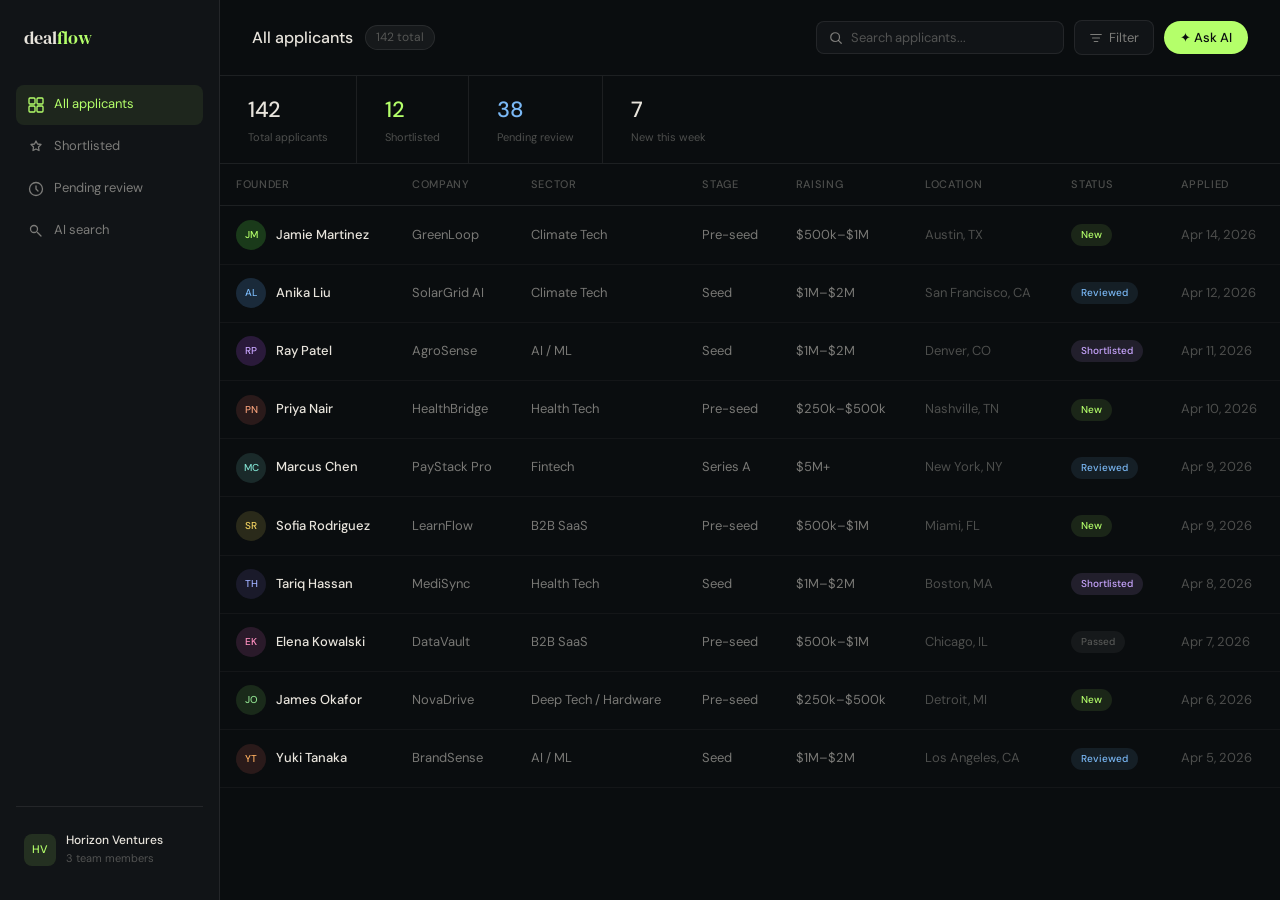
<file: files/dashboard.html>
<!DOCTYPE html>
<html lang="en">
<head>
  <meta charset="UTF-8" />
  <meta name="viewport" content="width=device-width, initial-scale=1.0" />
  <title>Dashboard — DealFlow</title>
  <link rel="preconnect" href="https://fonts.googleapis.com" />
  <link rel="preconnect" href="https://fonts.gstatic.com" crossorigin />
  <link href="https://fonts.googleapis.com/css2?family=DM+Serif+Display:ital@0;1&family=DM+Sans:opsz,wght@9..40,300;9..40,400;9..40,500&display=swap" rel="stylesheet" />
  <link rel="stylesheet" href="style.css" />
  <link rel="stylesheet" href="dashboard.css" />
</head>
<body class="dashboard-body">

  <!-- SIDEBAR NAV -->
  <aside class="db-sidebar">
    <div class="db-sidebar__logo">deal<span>flow</span></div>

    <nav class="db-nav">
      <a href="#" class="db-nav__item db-nav__item--active">
        <svg width="16" height="16" viewBox="0 0 16 16" fill="none"><rect x="1" y="1" width="6" height="6" rx="1" stroke="currentColor" stroke-width="1.3"/><rect x="9" y="1" width="6" height="6" rx="1" stroke="currentColor" stroke-width="1.3"/><rect x="1" y="9" width="6" height="6" rx="1" stroke="currentColor" stroke-width="1.3"/><rect x="9" y="9" width="6" height="6" rx="1" stroke="currentColor" stroke-width="1.3"/></svg>
        All applicants
      </a>
      <a href="#" class="db-nav__item">
        <svg width="16" height="16" viewBox="0 0 16 16" fill="none"><path d="M8 2l1.5 3 3.5.5-2.5 2.5.5 3.5L8 10l-3 1.5.5-3.5L3 5.5 6.5 5 8 2z" stroke="currentColor" stroke-width="1.3" stroke-linejoin="round"/></svg>
        Shortlisted
      </a>
      <a href="#" class="db-nav__item">
        <svg width="16" height="16" viewBox="0 0 16 16" fill="none"><circle cx="8" cy="8" r="6.5" stroke="currentColor" stroke-width="1.3"/><path d="M8 5v3l2 2" stroke="currentColor" stroke-width="1.3" stroke-linecap="round"/></svg>
        Pending review
      </a>
      <a href="#" class="db-nav__item">
        <svg width="16" height="16" viewBox="0 0 16 16" fill="none"><path d="M13 13l-3.5-3.5M9.5 6a3.5 3.5 0 11-7 0 3.5 3.5 0 017 0z" stroke="currentColor" stroke-width="1.3" stroke-linecap="round"/></svg>
        AI search
      </a>
    </nav>

    <div class="db-sidebar__footer">
      <div class="db-group">
        <div class="db-group__avatar">HV</div>
        <div class="db-group__info">
          <strong>Horizon Ventures</strong>
          <span>3 team members</span>
        </div>
      </div>
    </div>
  </aside>

  <!-- MAIN CONTENT -->
  <div class="db-main">

    <!-- Top bar -->
    <div class="db-topbar">
      <div class="db-topbar__left">
        <h1>All applicants</h1>
        <span class="db-count">142 total</span>
      </div>
      <div class="db-topbar__right">
        <div class="db-search">
          <svg width="14" height="14" viewBox="0 0 16 16" fill="none"><circle cx="7" cy="7" r="5" stroke="currentColor" stroke-width="1.4"/><path d="M11 11l3 3" stroke="currentColor" stroke-width="1.4" stroke-linecap="round"/></svg>
          <input type="text" placeholder="Search applicants..." id="searchInput" />
        </div>
        <button class="db-filter-btn" onclick="toggleFilters()">
          <svg width="14" height="14" viewBox="0 0 16 16" fill="none"><path d="M2 4h12M4 8h8M6 12h4" stroke="currentColor" stroke-width="1.4" stroke-linecap="round"/></svg>
          Filter
        </button>
        <button class="btn btn--primary" style="font-size:13px;padding:8px 16px;" onclick="toggleAI()">✦ Ask AI</button>
      </div>
    </div>

    <!-- Filter bar -->
    <div class="db-filters" id="filterBar" style="display:none">
      <select onchange="filterApplicants()">
        <option value="">All sectors</option>
        <option value="Climate Tech">Climate Tech</option>
        <option value="Fintech">Fintech</option>
        <option value="Health Tech">Health Tech</option>
        <option value="AI / ML">AI / ML</option>
        <option value="B2B SaaS">B2B SaaS</option>
      </select>
      <select onchange="filterApplicants()">
        <option value="">All stages</option>
        <option value="Pre-seed">Pre-seed</option>
        <option value="Seed">Seed</option>
        <option value="Series A">Series A</option>
      </select>
      <select onchange="filterApplicants()">
        <option value="">All statuses</option>
        <option value="New">New</option>
        <option value="Reviewed">Reviewed</option>
        <option value="Shortlisted">Shortlisted</option>
        <option value="Passed">Passed</option>
      </select>
    </div>

    <!-- AI Query panel -->
    <div class="ai-panel" id="aiPanel" style="display:none">
      <div class="ai-panel__inner">
        <div class="ai-panel__header">
          <span class="ai-panel__label">✦ AI search</span>
          <button onclick="toggleAI()" class="ai-panel__close">✕</button>
        </div>
        <div class="ai-panel__input-row">
          <input type="text" id="aiInput" placeholder="Ask anything about your applicants..." class="ai-panel__input" />
          <button class="btn btn--primary" style="font-size:13px;padding:9px 18px;flex-shrink:0" onclick="runAIQuery()">Search</button>
        </div>
        <div class="ai-panel__examples">
          <button class="ai-chip" onclick="setQuery('Show me pre-seed founders in climate tech')">Pre-seed climate tech</button>
          <button class="ai-chip" onclick="setQuery('Founders with prior VC-backed experience')">Prior VC experience</button>
          <button class="ai-chip" onclick="setQuery('Solo founders raising under $500k')">Solo founders</button>
          <button class="ai-chip" onclick="setQuery('Top applicants by traction')">Top by traction</button>
        </div>
        <div class="ai-panel__result" id="aiResult" style="display:none"></div>
      </div>
    </div>

    <!-- Stats bar -->
    <div class="db-stats">
      <div class="db-stat">
        <span class="db-stat__num">142</span>
        <span class="db-stat__label">Total applicants</span>
      </div>
      <div class="db-stat">
        <span class="db-stat__num" style="color:var(--accent)">12</span>
        <span class="db-stat__label">Shortlisted</span>
      </div>
      <div class="db-stat">
        <span class="db-stat__num" style="color:var(--blue)">38</span>
        <span class="db-stat__label">Pending review</span>
      </div>
      <div class="db-stat">
        <span class="db-stat__num">7</span>
        <span class="db-stat__label">New this week</span>
      </div>
    </div>

    <!-- Applicant table -->
    <div class="db-table-wrap">
      <table class="db-table" id="applicantTable">
        <thead>
          <tr>
            <th>Founder</th>
            <th>Company</th>
            <th>Sector</th>
            <th>Stage</th>
            <th>Raising</th>
            <th>Location</th>
            <th>Status</th>
            <th>Applied</th>
          </tr>
        </thead>
        <tbody id="applicantBody">
          <!-- Filled by JS -->
        </tbody>
      </table>
    </div>
  </div>

  <!-- Applicant Detail Drawer -->
  <div class="drawer-overlay" id="drawerOverlay" onclick="closeDrawer()"></div>
  <div class="drawer" id="drawer">
    <div class="drawer__header">
      <div class="drawer__avatar" id="drawerAvatar"></div>
      <div class="drawer__title-group">
        <h3 id="drawerName"></h3>
        <span id="drawerCompany"></span>
      </div>
      <button class="drawer__close" onclick="closeDrawer()">✕</button>
    </div>
    <div class="drawer__body" id="drawerBody"></div>
  </div>

  <script src="dashboard.js"></script>
</body>
</html>
</file>
<file: style.css>
/* =============================================
   LUCENT — Main Stylesheet
   ============================================= */

@import url('https://fonts.googleapis.com/css2?family=DM+Serif+Display:ital@0;1&family=DM+Sans:opsz,wght@9..40,300;9..40,400;9..40,500&display=swap');

/* --- RESET & BASE --- */
*, *::before, *::after { box-sizing: border-box; margin: 0; padding: 0; }

:root {
  --bg:         #232324;
  --bg-card:    #2c2c2d;
  --bg-card-2:  #333334;
  --accent:     #61d3f0;
  --accent-dim: rgba(97,211,240,0.12);
  --blue:       #7ab8f5;
  --purple:     #c9a6ff;
  --text:       #E8E4DC;
  --text-muted: rgba(232,228,220,0.5);
  --text-dim:   rgba(232,228,220,0.3);
  --border:     rgba(255,255,255,0.08);
  --border-hover: rgba(97,211,240,0.3);
  --radius-sm:  8px;
  --radius-md:  12px;
  --radius-lg:  16px;
  --radius-pill: 100px;
  --font-serif: 'DM Serif Display', serif;
  --font-sans:  'DM Sans', sans-serif;
}

html { scroll-behavior: smooth; }

body {
  font-family: var(--font-sans);
  background: var(--bg);
  color: var(--text);
  line-height: 1.6;
  overflow-x: hidden;
}

a { text-decoration: none; color: inherit; }
ul { list-style: none; }
img { display: block; max-width: 100%; }

.container {
  max-width: 1000px;
  margin: 0 auto;
  padding: 0 2rem;
}

/* --- BUTTONS --- */
.btn {
  display: inline-block;
  font-family: var(--font-sans);
  font-size: 14px;
  font-weight: 500;
  padding: 11px 26px;
  border-radius: var(--radius-pill);
  border: none;
  cursor: pointer;
  transition: opacity 0.2s, border-color 0.2s;
  white-space: nowrap;
}
.btn--primary {
  background: var(--accent);
  color: #061418;
}
.btn--primary:hover { opacity: 0.85; }

.btn--ghost {
  background: transparent;
  color: var(--text);
  border: 0.5px solid rgba(232,228,220,0.25);
}
.btn--ghost:hover { border-color: rgba(232,228,220,0.55); }

.btn--cta {
  background: var(--accent);
  color: #061418;
  font-size: 13px;
  padding: 8px 18px;
}
.btn--cta:hover { opacity: 0.85; }

/* --- SECTION LABELS & TITLES --- */
.section-label {
  font-size: 11px;
  font-weight: 500;
  letter-spacing: 0.1em;
  text-transform: uppercase;
  color: var(--text-dim);
  margin-bottom: 0.6rem;
}
.section-title {
  font-family: var(--font-serif);
  font-size: clamp(28px, 4vw, 38px);
  letter-spacing: -0.5px;
  color: var(--text);
  margin-bottom: 3rem;
}

.pill {
  display: inline-flex;
  align-items: center;
  font-size: 11px;
  font-weight: 500;
  letter-spacing: 0.08em;
  text-transform: uppercase;
  color: var(--accent);
  border: 0.5px solid rgba(97,211,240,0.35);
  padding: 5px 14px;
  border-radius: var(--radius-pill);
  margin-bottom: 1.5rem;
}

/* =============================================
   NAV
   ============================================= */
.nav {
  display: flex;
  align-items: center;
  justify-content: space-between;
  gap: 2rem;
  padding: 1.25rem 2.5rem;
  border-bottom: 0.5px solid var(--border);
  position: sticky;
  top: 0;
  background: rgba(35,35,36,0.95);
  backdrop-filter: blur(10px);
  -webkit-backdrop-filter: blur(10px);
  z-index: 100;
}

.nav__logo {
  font-family: var(--font-serif);
  font-size: 20px;
  letter-spacing: -0.5px;
  color: var(--text);
  flex-shrink: 0;
}
.nav__logo span { color: var(--accent); }

.nav__links {
  display: flex;
  gap: 2rem;
  flex: 1;
  justify-content: center;
}
.nav__links a {
  font-size: 13px;
  color: var(--text-muted);
  transition: color 0.2s;
}
.nav__links a:hover { color: var(--text); }

.nav__hamburger {
  display: none;
  flex-direction: column;
  gap: 5px;
  background: none;
  border: none;
  cursor: pointer;
  padding: 4px;
}
.nav__hamburger span {
  display: block;
  width: 22px;
  height: 1.5px;
  background: var(--text);
  transition: all 0.3s;
}

/* Mobile menu */
.mobile-menu {
  display: none;
  flex-direction: column;
  gap: 0;
  background: var(--bg-card);
  border-bottom: 0.5px solid var(--border);
  padding: 1rem 2rem;
  position: sticky;
  top: 64px;
  z-index: 99;
}
.mobile-menu a {
  font-size: 15px;
  color: var(--text-muted);
  padding: 0.75rem 0;
  border-bottom: 0.5px solid var(--border);
  transition: color 0.2s;
}
.mobile-menu a:last-child { border-bottom: none; margin-top: 0.5rem; }
.mobile-menu a:hover { color: var(--text); }
.mobile-menu.open { display: flex; }

/* =============================================
   HERO
   ============================================= */
.hero {
  display: grid;
  grid-template-columns: 1fr 1fr;
  gap: 4rem;
  align-items: center;
  padding: 6rem 2.5rem 5rem;
  max-width: 1100px;
  margin: 0 auto;
}

.hero__headline {
  font-family: var(--font-serif);
  font-size: clamp(40px, 5.5vw, 62px);
  line-height: 1.05;
  letter-spacing: -1.5px;
  margin-bottom: 1.25rem;
}
.hero__headline em {
  font-style: italic;
  color: var(--accent);
}

.hero__sub {
  font-size: 16px;
  color: var(--text-muted);
  line-height: 1.75;
  max-width: 400px;
  margin-bottom: 2rem;
}

.hero__actions {
  display: flex;
  gap: 12px;
  flex-wrap: wrap;
}

/* Dashboard mockup */
.mock-card {
  background: var(--bg-card);
  border: 0.5px solid var(--border);
  border-radius: var(--radius-lg);
  overflow: hidden;
  box-shadow: 0 40px 80px rgba(0,0,0,0.5);
}

.mock-card__header {
  display: flex;
  align-items: center;
  gap: 8px;
  padding: 12px 16px;
  border-bottom: 0.5px solid var(--border);
  background: var(--bg-card-2);
}
.mock-dot {
  width: 10px;
  height: 10px;
  border-radius: 50%;
  opacity: 0.8;
}
.mock-card__title {
  font-size: 12px;
  color: var(--text-dim);
  margin-left: 8px;
  letter-spacing: 0.02em;
}

.mock-card__body { padding: 16px; }

.mock-search {
  display: flex;
  align-items: center;
  gap: 8px;
  background: rgba(255,255,255,0.04);
  border: 0.5px solid var(--border);
  border-radius: var(--radius-sm);
  padding: 8px 12px;
  font-size: 12px;
  color: var(--text-dim);
  margin-bottom: 14px;
}

.mock-rows { display: flex; flex-direction: column; gap: 2px; }

.mock-row {
  display: flex;
  align-items: center;
  gap: 10px;
  padding: 10px 8px;
  border-radius: var(--radius-sm);
  transition: background 0.2s;
}
.mock-row:hover { background: rgba(255,255,255,0.03); }

.mock-avatar {
  width: 32px;
  height: 32px;
  border-radius: 50%;
  display: flex;
  align-items: center;
  justify-content: center;
  font-size: 11px;
  font-weight: 500;
  flex-shrink: 0;
}

.mock-info {
  display: flex;
  flex-direction: column;
  gap: 2px;
  flex: 1;
}
.mock-info strong { font-size: 13px; font-weight: 500; }
.mock-info span { font-size: 11px; color: var(--text-muted); }

.mock-badge {
  font-size: 10px;
  font-weight: 500;
  padding: 3px 10px;
  border-radius: var(--radius-pill);
  flex-shrink: 0;
}
.mock-badge.green  { background: rgba(97,211,240,0.12); color: var(--accent); }
.mock-badge.blue   { background: rgba(122,184,245,0.12); color: var(--blue); }
.mock-badge.purple { background: rgba(201,166,255,0.12); color: var(--purple); }

.mock-footer {
  display: flex;
  justify-content: space-between;
  align-items: center;
  margin-top: 12px;
  padding-top: 12px;
  border-top: 0.5px solid var(--border);
  font-size: 11px;
  color: var(--text-dim);
}
.mock-ai-tag {
  font-size: 10px;
  color: var(--accent);
  background: var(--accent-dim);
  padding: 3px 10px;
  border-radius: var(--radius-pill);
}

/* =============================================
   SCROLL FEATURES
   ============================================= */
.sf-section {
  height: 400vh;
  position: relative;
  border-top: 0.5px solid var(--border);
}

.sf-sticky {
  position: sticky;
  top: 0;
  height: 100vh;
  display: grid;
  grid-template-columns: 48px 1fr 1fr;
  gap: 3rem;
  align-items: center;
  max-width: 1100px;
  margin: 0 auto;
  padding: 0 2.5rem;
  overflow: hidden;
}

/* --- Progress track --- */
.sf-track {
  display: flex;
  flex-direction: column;
  align-items: center;
  flex-shrink: 0;
}

.sf-track__bar { display: none; }
.sf-track__fill { display: none; }

.sf-track__dots {
  display: flex;
  flex-direction: column;
  gap: 20px;
}

.sf-dot {
  width: 9px;
  height: 9px;
  border-radius: 50%;
  background: rgba(255,255,255,0.12);
  border: none;
  cursor: pointer;
  padding: 0;
  transition: background 0.3s, box-shadow 0.3s;
  margin-left: -4px;
}

.sf-dot--active {
  background: var(--accent);
  box-shadow: 0 0 10px rgba(97,211,240,0.5);
}

/* --- Copy --- */
.sf-copy-wrap {
  position: relative;
  min-height: 260px;
}

.sf-copy {
  position: absolute;
  top: 50%;
  transform: translateY(calc(-50% + 20px));
  opacity: 0;
  transition: opacity 0.55s ease, transform 0.55s ease;
  pointer-events: none;
}

.sf-copy--active {
  opacity: 1;
  transform: translateY(-50%);
  pointer-events: auto;
}

.sf-step-label {
  font-size: 11px;
  font-weight: 500;
  letter-spacing: 0.1em;
  text-transform: uppercase;
  color: var(--accent);
  margin-bottom: 1rem;
}

.sf-copy h2 {
  font-family: var(--font-serif);
  font-size: clamp(28px, 3.2vw, 40px);
  line-height: 1.12;
  letter-spacing: -0.5px;
  color: var(--text);
  margin-bottom: 1.25rem;
}

.sf-copy p {
  font-size: 15px;
  color: var(--text-muted);
  line-height: 1.75;
  max-width: 360px;
}

/* --- Visuals --- */
.sf-visual-wrap {
  position: relative;
  height: 440px;
}

.sf-visual {
  position: absolute;
  inset: 0;
  display: flex;
  align-items: center;
  justify-content: center;
  opacity: 0;
  transform: translateY(28px) scale(0.97);
  transition: opacity 0.55s ease, transform 0.55s ease;
  pointer-events: none;
}

.sf-visual--active {
  opacity: 1;
  transform: translateY(0) scale(1);
  pointer-events: auto;
}

/* Shared card */
.sfv-card {
  background: var(--bg-card);
  border: 0.5px solid var(--border);
  border-radius: var(--radius-lg);
  padding: 1.5rem;
  width: 100%;
  max-width: 400px;
  box-shadow: 0 24px 64px rgba(0,0,0,0.4);
}

/* Apply form mockup */
.sfv-steps {
  display: flex;
  gap: 5px;
  margin-bottom: 1.4rem;
}
.sfv-step {
  flex: 1;
  font-size: 10px;
  text-align: center;
  padding: 5px 2px;
  border-radius: 4px;
  background: rgba(255,255,255,0.04);
  color: var(--text-dim);
  border: 0.5px solid var(--border);
}
.sfv-step--active {
  background: rgba(97,211,240,0.1);
  color: var(--accent);
  border-color: rgba(97,211,240,0.3);
}
.sfv-step--done { color: var(--text-muted); }

.sfv-fields { display: flex; flex-direction: column; gap: 10px; margin-bottom: 1.25rem; }
.sfv-field { display: flex; flex-direction: column; gap: 4px; }
.sfv-label { font-size: 11px; color: var(--text-dim); }
.sfv-input {
  font-size: 13px;
  padding: 8px 10px;
  border-radius: 6px;
  border: 0.5px solid var(--border);
  background: var(--bg-card-2);
  color: var(--text-muted);
}
.sfv-input--filled { color: var(--text); }
.sfv-cursor {
  display: inline-block;
  width: 1.5px;
  height: 12px;
  background: var(--accent);
  margin-left: 2px;
  vertical-align: middle;
  animation: sfv-blink 1s infinite;
}
@keyframes sfv-blink { 0%,100%{opacity:1} 50%{opacity:0} }

.sfv-footer { display: flex; align-items: center; gap: 10px; }
.sfv-progress-bar {
  flex: 1;
  height: 3px;
  background: rgba(255,255,255,0.08);
  border-radius: 4px;
  overflow: hidden;
}
.sfv-progress-fill { height: 100%; background: var(--accent); border-radius: 4px; }
.sfv-footer span { font-size: 11px; color: var(--text-dim); white-space: nowrap; }

/* Table mockup */
.sfv-table-header {
  display: grid;
  grid-template-columns: 2fr 1.2fr 0.8fr 1fr;
  font-size: 10px;
  color: var(--text-dim);
  letter-spacing: 0.06em;
  text-transform: uppercase;
  padding-bottom: 10px;
  border-bottom: 0.5px solid var(--border);
  margin-bottom: 4px;
}
.sfv-row {
  display: grid;
  grid-template-columns: 2fr 1.2fr 0.8fr 1fr;
  align-items: center;
  padding: 8px 0;
  border-bottom: 0.5px solid rgba(255,255,255,0.03);
}
.sfv-row--dim { opacity: 0.45; }
.sfv-row-name {
  display: flex;
  align-items: center;
  gap: 8px;
  font-size: 12px;
  color: var(--text);
  font-weight: 500;
}
.sfv-av {
  width: 26px; height: 26px;
  border-radius: 50%;
  display: flex; align-items: center; justify-content: center;
  font-size: 9px; font-weight: 500; flex-shrink: 0;
}
.sfv-av--lg { width: 40px; height: 40px; font-size: 13px; }
.sfv-tag { font-size: 11px; color: var(--text-muted); }
.sfv-badge {
  font-size: 10px; font-weight: 500;
  padding: 2px 8px; border-radius: 100px; white-space: nowrap;
}
.sfv-badge--new { background: rgba(97,211,240,0.1); color: var(--accent); }
.sfv-badge--reviewed { background: rgba(122,184,245,0.1); color: var(--blue); }
.sfv-badge--shortlisted { background: rgba(201,166,255,0.12); color: var(--purple); }
.sfv-count {
  font-size: 11px; color: var(--text-dim);
  margin-top: 12px; padding-top: 10px;
  border-top: 0.5px solid var(--border);
}

/* Drawer mockup */
.sfv-drawer-head {
  display: flex; align-items: center; gap: 12px;
  margin-bottom: 1.25rem; padding-bottom: 1rem;
  border-bottom: 0.5px solid var(--border);
}
.sfv-name { font-size: 15px; font-weight: 500; color: var(--text); margin-bottom: 2px; }
.sfv-company { font-size: 12px; color: var(--text-muted); }
.sfv-drawer-row {
  display: flex; justify-content: space-between;
  font-size: 13px; padding: 7px 0;
  border-bottom: 0.5px solid rgba(255,255,255,0.04);
}
.sfv-drawer-row span:first-child { color: var(--text-dim); }
.sfv-drawer-row span:last-child { color: var(--text-muted); }
.sfv-status-row { display: flex; gap: 6px; margin-top: 1rem; margin-bottom: 0.75rem; }
.sfv-status-btn {
  font-size: 12px; padding: 5px 12px; border-radius: 100px;
  border: 0.5px solid var(--border); background: transparent;
  color: var(--text-muted); cursor: pointer; font-family: var(--font-sans);
}
.sfv-status-btn--active {
  background: rgba(97,211,240,0.1);
  border-color: rgba(97,211,240,0.3);
  color: var(--accent);
}
.sfv-report-btn {
  font-size: 12px; color: var(--text-dim);
  padding: 8px 12px; border: 0.5px solid var(--border);
  border-radius: 6px; text-align: center;
  background: rgba(255,255,255,0.02);
}

/* AI mockup */
.sfv-card--ai { background: linear-gradient(135deg, #1a2e30, #222a2b); }
.sfv-ai-label {
  font-size: 11px; color: var(--accent);
  font-weight: 500; letter-spacing: 0.06em; margin-bottom: 12px;
}
.sfv-ai-query {
  background: rgba(0,0,0,0.3);
  border: 0.5px solid rgba(97,211,240,0.25);
  border-radius: 8px; padding: 12px;
  font-size: 13px; color: var(--text-muted);
  line-height: 1.5; margin-bottom: 14px; font-style: italic;
}
.sfv-ai-result {
  background: rgba(0,0,0,0.2);
  border-left: 2px solid rgba(97,211,240,0.4);
  border-radius: 0 4px 4px 0;
  padding: 10px 12px; margin-bottom: 14px;
}
.sfv-ai-row { font-size: 12px; color: var(--text-muted); padding: 3px 0; line-height: 1.5; }
.sfv-ai-row strong { color: var(--text); }
.sfv-ai-chips { display: flex; gap: 6px; flex-wrap: wrap; }
.sfv-chip {
  font-size: 11px; padding: 4px 10px; border-radius: 100px;
  background: rgba(97,211,240,0.08);
  border: 0.5px solid rgba(97,211,240,0.2);
  color: rgba(97,211,240,0.7);
}

/* Mobile */
@media (max-width: 820px) {
  .sf-section { height: auto; }
  .sf-sticky {
    position: static;
    grid-template-columns: 1fr;
    height: auto;
    gap: 2rem;
    padding: 4rem 1.5rem;
  }
  .sf-track { display: none; }
  .sf-copy-wrap { min-height: auto; }
  .sf-copy {
    position: static;
    transform: none;
    opacity: 1;
    display: none;
  }
  .sf-copy--active { display: block; }
  .sf-visual-wrap { height: 360px; }
}

/* =============================================
   FLOW SECTION
   ============================================= */
.flow-section {
  padding: 6rem 0;
  border-top: 0.5px solid var(--border);
}

.flow {
  display: grid;
  grid-template-columns: 1fr 48px 1fr 48px 1fr;
  align-items: center;
  gap: 0;
}

.flow__card {
  background: var(--bg-card);
  border: 0.5px solid var(--border);
  border-radius: var(--radius-md);
  padding: 2rem 1.5rem;
  transition: border-color 0.25s;
}
.flow__card:hover { border-color: rgba(255,255,255,0.2); }

.flow__num {
  font-size: 11px;
  font-weight: 500;
  letter-spacing: 0.08em;
  color: var(--accent);
  margin-bottom: 0.75rem;
}
.flow__icon { margin-bottom: 1rem; }

.flow__card h3 {
  font-size: 16px;
  font-weight: 500;
  color: var(--text);
  margin-bottom: 0.5rem;
}
.flow__card p {
  font-size: 13px;
  color: var(--text-muted);
  line-height: 1.6;
}

.flow__arrow {
  display: flex;
  justify-content: center;
  color: rgba(255,255,255,0.18);
}

/* =============================================
   PLATFORMS
   ============================================= */
.platforms {
  padding: 6rem 0;
  border-top: 0.5px solid var(--border);
}

.platforms__grid {
  display: grid;
  grid-template-columns: repeat(3, 1fr);
  gap: 16px;
}

.platform-card {
  background: var(--bg-card);
  border: 0.5px solid var(--border);
  border-radius: var(--radius-lg);
  padding: 2rem;
  position: relative;
  transition: border-color 0.25s;
  display: flex;
  flex-direction: column;
  gap: 0;
}
.platform-card:hover { border-color: rgba(255,255,255,0.18); }
.platform-card--featured { border-color: rgba(97,211,240,0.25); }

.platform-card__badge {
  position: absolute;
  top: 1.25rem;
  right: 1.25rem;
  font-size: 10px;
  font-weight: 500;
  letter-spacing: 0.06em;
  text-transform: uppercase;
  color: var(--accent);
  background: var(--accent-dim);
  padding: 3px 10px;
  border-radius: var(--radius-pill);
}

.platform-card__icon {
  width: 42px;
  height: 42px;
  border-radius: var(--radius-sm);
  display: flex;
  align-items: center;
  justify-content: center;
  margin-bottom: 1rem;
}
.icon--green { background: rgba(97,211,240,0.1); }
.icon--blue  { background: rgba(122,184,245,0.12); }
.icon--purple { background: rgba(201,166,255,0.12); }

.platform-card__tag {
  font-size: 11px;
  font-weight: 500;
  letter-spacing: 0.07em;
  text-transform: uppercase;
  color: var(--text-dim);
  margin-bottom: 0.4rem;
}

.platform-card h3 {
  font-size: 17px;
  font-weight: 500;
  color: var(--text);
  margin-bottom: 0.75rem;
}
.platform-card p {
  font-size: 13px;
  color: var(--text-muted);
  line-height: 1.65;
  margin-bottom: 1.25rem;
}

.feature-list {
  display: flex;
  flex-direction: column;
  gap: 8px;
  flex: 1;
}
.feature-list li {
  display: flex;
  align-items: flex-start;
  gap: 10px;
  font-size: 13px;
  color: var(--text-muted);
  line-height: 1.4;
}
.feature-list li::before {
  content: '';
  width: 4px;
  height: 4px;
  border-radius: 50%;
  background: var(--accent);
  margin-top: 6px;
  flex-shrink: 0;
  opacity: 0.7;
}

.platform-card__link {
  display: inline-block;
  margin-top: 1.5rem;
  font-size: 13px;
  color: var(--accent);
  opacity: 0.8;
  transition: opacity 0.2s;
}
.platform-card__link:hover { opacity: 1; }

/* =============================================
   AI SECTION
   ============================================= */
.ai-section {
  padding: 6rem 0;
  border-top: 0.5px solid var(--border);
}

.ai-section__inner {
  display: grid;
  grid-template-columns: 1fr 1fr;
  gap: 5rem;
  align-items: center;
  background: linear-gradient(135deg, #1a2e30 0%, #222a2b 70%);
  border: 0.5px solid rgba(97,211,240,0.4);
  border-radius: var(--radius-lg);
  padding: 3rem;
}

.ai-section__copy h2 {
  font-family: var(--font-serif);
  font-size: clamp(26px, 3.5vw, 34px);
  line-height: 1.15;
  margin-bottom: 1rem;
  margin-top: 0.5rem;
}
.ai-section__copy p {
  font-size: 14px;
  color: var(--text-muted);
  line-height: 1.75;
  margin-bottom: 1.75rem;
}

.ai-section__features {
  display: flex;
  flex-direction: column;
  gap: 10px;
}
.ai-feature {
  display: flex;
  align-items: center;
  gap: 10px;
  font-size: 13px;
  color: var(--text-muted);
}
.ai-feature__dot {
  width: 6px;
  height: 6px;
  border-radius: 50%;
  background: var(--accent);
  flex-shrink: 0;
}

.query-label {
  font-size: 11px;
  font-weight: 500;
  letter-spacing: 0.08em;
  text-transform: uppercase;
  color: rgba(97,211,240,0.6);
  margin-bottom: 1rem;
}

.query-box {
  background: rgba(0,0,0,0.25);
  border: 0.5px solid rgba(255,255,255,0.07);
  border-radius: var(--radius-sm);
  padding: 0.85rem 1rem;
  font-size: 13px;
  color: rgba(232,228,220,0.65);
  font-family: 'DM Mono', monospace, var(--font-sans);
  margin-bottom: 10px;
  line-height: 1.5;
  transition: border-color 0.2s;
  cursor: default;
}
.query-box:hover { border-color: rgba(97,211,240,0.25); }

/* =============================================
   CTA SECTION
   ============================================= */
.cta-section {
  padding: 6rem 0;
  border-top: 0.5px solid var(--border);
}

.cta-section__inner {
  text-align: center;
}
.cta-section__inner h2 {
  font-family: var(--font-serif);
  font-size: clamp(28px, 4vw, 42px);
  letter-spacing: -0.5px;
  margin-bottom: 1rem;
}
.cta-section__inner p {
  font-size: 15px;
  color: var(--text-muted);
  margin-bottom: 2rem;
}

/* =============================================
   FOOTER
   ============================================= */
.footer {
  border-top: 0.5px solid var(--border);
  padding: 2rem 0;
}

.footer__inner {
  display: flex;
  align-items: center;
  justify-content: space-between;
  flex-wrap: wrap;
  gap: 1rem;
}

.footer__logo {
  font-family: var(--font-serif);
  font-size: 16px;
  color: var(--text);
}
.footer__logo span { color: var(--accent); }

.footer__copy {
  font-size: 12px;
  color: var(--text-dim);
}

.footer__links {
  display: flex;
  gap: 1.5rem;
}
.footer__links a {
  font-size: 12px;
  color: var(--text-dim);
  transition: color 0.2s;
}
.footer__links a:hover { color: var(--text-muted); }

/* =============================================
   RESPONSIVE
   ============================================= */
@media (max-width: 900px) {
  .hero {
    grid-template-columns: 1fr;
    padding: 4rem 1.5rem 3rem;
    gap: 3rem;
  }
  .hero__sub { max-width: 100%; }

  .flow {
    grid-template-columns: 1fr;
    gap: 1rem;
  }
  .flow__arrow { transform: rotate(90deg); }

  .platforms__grid {
    grid-template-columns: 1fr;
  }

  .ai-section__inner {
    grid-template-columns: 1fr;
    gap: 2.5rem;
    padding: 2rem;
  }
}

@media (max-width: 640px) {
  .nav__links { display: none; }
  .nav .btn--cta { display: none; }
  .nav__hamburger { display: flex; }

  .nav { padding: 1rem 1.25rem; }
  .container { padding: 0 1.25rem; }

  .flow-section,
  .platforms,
  .ai-section,
  .cta-section { padding: 4rem 0; }

  .footer__inner { flex-direction: column; align-items: flex-start; }
}

/* --- TEAM SECTION --- */
.team-section {
  padding: 6rem 0;
  border-top: 1px solid var(--border);
}

.team-grid {
  display: grid;
  grid-template-columns: repeat(4, 1fr);
  gap: 1.5rem;
  margin-top: 3rem;
}

.team-card {
  background: var(--bg-card);
  border: 1px solid var(--border);
  border-radius: var(--radius-lg);
  padding: 2rem 1.5rem;
  text-align: center;
  transition: border-color 0.2s;
}

.team-card:hover { border-color: var(--border-hover); }

.team-card__initials {
  width: 52px;
  height: 52px;
  border-radius: 50%;
  background: var(--accent-dim);
  color: var(--accent);
  font-family: var(--font-sans);
  font-weight: 500;
  font-size: 1rem;
  display: flex;
  align-items: center;
  justify-content: center;
  margin: 0 auto 1rem;
}

.team-card h3 {
  font-family: var(--font-sans);
  font-size: 1rem;
  font-weight: 500;
  color: var(--text);
  margin-bottom: 0.25rem;
}

.team-card p {
  font-size: 0.85rem;
  color: var(--text-muted);
}

@media (max-width: 768px) {
  .team-grid { grid-template-columns: repeat(2, 1fr); }
}

@media (max-width: 480px) {
  .team-grid { grid-template-columns: 1fr; }
}
</file>
<file: files/style.css>
/* =============================================
   DEALFLOW — Main Stylesheet
   ============================================= */

@import url('https://fonts.googleapis.com/css2?family=DM+Serif+Display:ital@0;1&family=DM+Sans:opsz,wght@9..40,300;9..40,400;9..40,500&display=swap');

/* --- RESET & BASE --- */
*, *::before, *::after { box-sizing: border-box; margin: 0; padding: 0; }

:root {
  --bg:         #0A0D0F;
  --bg-card:    #111417;
  --bg-card-2:  #161A1E;
  --accent:     #B4FF6A;
  --accent-dim: rgba(180,255,106,0.12);
  --blue:       #7ab8f5;
  --purple:     #c9a6ff;
  --text:       #E8E4DC;
  --text-muted: rgba(232,228,220,0.5);
  --text-dim:   rgba(232,228,220,0.3);
  --border:     rgba(255,255,255,0.08);
  --border-hover: rgba(180,255,106,0.3);
  --radius-sm:  8px;
  --radius-md:  12px;
  --radius-lg:  16px;
  --radius-pill: 100px;
  --font-serif: 'DM Serif Display', serif;
  --font-sans:  'DM Sans', sans-serif;
}

html { scroll-behavior: smooth; }

body {
  font-family: var(--font-sans);
  background: var(--bg);
  color: var(--text);
  line-height: 1.6;
  overflow-x: hidden;
}

a { text-decoration: none; color: inherit; }
ul { list-style: none; }
img { display: block; max-width: 100%; }

.container {
  max-width: 1000px;
  margin: 0 auto;
  padding: 0 2rem;
}

/* --- BUTTONS --- */
.btn {
  display: inline-block;
  font-family: var(--font-sans);
  font-size: 14px;
  font-weight: 500;
  padding: 11px 26px;
  border-radius: var(--radius-pill);
  border: none;
  cursor: pointer;
  transition: opacity 0.2s, border-color 0.2s;
  white-space: nowrap;
}
.btn--primary {
  background: var(--accent);
  color: #0A0D0F;
}
.btn--primary:hover { opacity: 0.85; }

.btn--ghost {
  background: transparent;
  color: var(--text);
  border: 0.5px solid rgba(232,228,220,0.25);
}
.btn--ghost:hover { border-color: rgba(232,228,220,0.55); }

.btn--cta {
  background: var(--accent);
  color: #0A0D0F;
  font-size: 13px;
  padding: 8px 18px;
}
.btn--cta:hover { opacity: 0.85; }

/* --- SECTION LABELS & TITLES --- */
.section-label {
  font-size: 11px;
  font-weight: 500;
  letter-spacing: 0.1em;
  text-transform: uppercase;
  color: var(--text-dim);
  margin-bottom: 0.6rem;
}
.section-title {
  font-family: var(--font-serif);
  font-size: clamp(28px, 4vw, 38px);
  letter-spacing: -0.5px;
  color: var(--text);
  margin-bottom: 3rem;
}

.pill {
  display: inline-flex;
  align-items: center;
  font-size: 11px;
  font-weight: 500;
  letter-spacing: 0.08em;
  text-transform: uppercase;
  color: var(--accent);
  border: 0.5px solid rgba(180,255,106,0.35);
  padding: 5px 14px;
  border-radius: var(--radius-pill);
  margin-bottom: 1.5rem;
}

/* =============================================
   NAV
   ============================================= */
.nav {
  display: flex;
  align-items: center;
  justify-content: space-between;
  gap: 2rem;
  padding: 1.25rem 2.5rem;
  border-bottom: 0.5px solid var(--border);
  position: sticky;
  top: 0;
  background: rgba(10,13,15,0.92);
  backdrop-filter: blur(10px);
  -webkit-backdrop-filter: blur(10px);
  z-index: 100;
}

.nav__logo {
  font-family: var(--font-serif);
  font-size: 20px;
  letter-spacing: -0.5px;
  color: var(--text);
  flex-shrink: 0;
}
.nav__logo span { color: var(--accent); }

.nav__links {
  display: flex;
  gap: 2rem;
  flex: 1;
  justify-content: center;
}
.nav__links a {
  font-size: 13px;
  color: var(--text-muted);
  transition: color 0.2s;
}
.nav__links a:hover { color: var(--text); }

.nav__hamburger {
  display: none;
  flex-direction: column;
  gap: 5px;
  background: none;
  border: none;
  cursor: pointer;
  padding: 4px;
}
.nav__hamburger span {
  display: block;
  width: 22px;
  height: 1.5px;
  background: var(--text);
  transition: all 0.3s;
}

/* Mobile menu */
.mobile-menu {
  display: none;
  flex-direction: column;
  gap: 0;
  background: var(--bg-card);
  border-bottom: 0.5px solid var(--border);
  padding: 1rem 2rem;
  position: sticky;
  top: 64px;
  z-index: 99;
}
.mobile-menu a {
  font-size: 15px;
  color: var(--text-muted);
  padding: 0.75rem 0;
  border-bottom: 0.5px solid var(--border);
  transition: color 0.2s;
}
.mobile-menu a:last-child { border-bottom: none; margin-top: 0.5rem; }
.mobile-menu a:hover { color: var(--text); }
.mobile-menu.open { display: flex; }

/* =============================================
   HERO
   ============================================= */
.hero {
  display: grid;
  grid-template-columns: 1fr 1fr;
  gap: 4rem;
  align-items: center;
  padding: 6rem 2.5rem 5rem;
  max-width: 1100px;
  margin: 0 auto;
}

.hero__headline {
  font-family: var(--font-serif);
  font-size: clamp(40px, 5.5vw, 62px);
  line-height: 1.05;
  letter-spacing: -1.5px;
  margin-bottom: 1.25rem;
}
.hero__headline em {
  font-style: italic;
  color: var(--accent);
}

.hero__sub {
  font-size: 16px;
  color: var(--text-muted);
  line-height: 1.75;
  max-width: 400px;
  margin-bottom: 2rem;
}

.hero__actions {
  display: flex;
  gap: 12px;
  flex-wrap: wrap;
}

/* Dashboard mockup */
.mock-card {
  background: var(--bg-card);
  border: 0.5px solid var(--border);
  border-radius: var(--radius-lg);
  overflow: hidden;
  box-shadow: 0 40px 80px rgba(0,0,0,0.5);
}

.mock-card__header {
  display: flex;
  align-items: center;
  gap: 8px;
  padding: 12px 16px;
  border-bottom: 0.5px solid var(--border);
  background: var(--bg-card-2);
}
.mock-dot {
  width: 10px;
  height: 10px;
  border-radius: 50%;
  opacity: 0.8;
}
.mock-card__title {
  font-size: 12px;
  color: var(--text-dim);
  margin-left: 8px;
  letter-spacing: 0.02em;
}

.mock-card__body { padding: 16px; }

.mock-search {
  display: flex;
  align-items: center;
  gap: 8px;
  background: rgba(255,255,255,0.04);
  border: 0.5px solid var(--border);
  border-radius: var(--radius-sm);
  padding: 8px 12px;
  font-size: 12px;
  color: var(--text-dim);
  margin-bottom: 14px;
}

.mock-rows { display: flex; flex-direction: column; gap: 2px; }

.mock-row {
  display: flex;
  align-items: center;
  gap: 10px;
  padding: 10px 8px;
  border-radius: var(--radius-sm);
  transition: background 0.2s;
}
.mock-row:hover { background: rgba(255,255,255,0.03); }

.mock-avatar {
  width: 32px;
  height: 32px;
  border-radius: 50%;
  display: flex;
  align-items: center;
  justify-content: center;
  font-size: 11px;
  font-weight: 500;
  flex-shrink: 0;
}

.mock-info {
  display: flex;
  flex-direction: column;
  gap: 2px;
  flex: 1;
}
.mock-info strong { font-size: 13px; font-weight: 500; }
.mock-info span { font-size: 11px; color: var(--text-muted); }

.mock-badge {
  font-size: 10px;
  font-weight: 500;
  padding: 3px 10px;
  border-radius: var(--radius-pill);
  flex-shrink: 0;
}
.mock-badge.green  { background: rgba(180,255,106,0.12); color: var(--accent); }
.mock-badge.blue   { background: rgba(122,184,245,0.12); color: var(--blue); }
.mock-badge.purple { background: rgba(201,166,255,0.12); color: var(--purple); }

.mock-footer {
  display: flex;
  justify-content: space-between;
  align-items: center;
  margin-top: 12px;
  padding-top: 12px;
  border-top: 0.5px solid var(--border);
  font-size: 11px;
  color: var(--text-dim);
}
.mock-ai-tag {
  font-size: 10px;
  color: var(--accent);
  background: var(--accent-dim);
  padding: 3px 10px;
  border-radius: var(--radius-pill);
}

/* =============================================
   FLOW SECTION
   ============================================= */
.flow-section {
  padding: 6rem 0;
  border-top: 0.5px solid var(--border);
}

.flow {
  display: grid;
  grid-template-columns: 1fr 48px 1fr 48px 1fr;
  align-items: center;
  gap: 0;
}

.flow__card {
  background: var(--bg-card);
  border: 0.5px solid var(--border);
  border-radius: var(--radius-md);
  padding: 2rem 1.5rem;
  transition: border-color 0.25s;
}
.flow__card:hover { border-color: rgba(255,255,255,0.2); }

.flow__num {
  font-size: 11px;
  font-weight: 500;
  letter-spacing: 0.08em;
  color: var(--accent);
  margin-bottom: 0.75rem;
}
.flow__icon { margin-bottom: 1rem; }

.flow__card h3 {
  font-size: 16px;
  font-weight: 500;
  color: var(--text);
  margin-bottom: 0.5rem;
}
.flow__card p {
  font-size: 13px;
  color: var(--text-muted);
  line-height: 1.6;
}

.flow__arrow {
  display: flex;
  justify-content: center;
  color: rgba(255,255,255,0.18);
}

/* =============================================
   PLATFORMS
   ============================================= */
.platforms {
  padding: 6rem 0;
  border-top: 0.5px solid var(--border);
}

.platforms__grid {
  display: grid;
  grid-template-columns: repeat(3, 1fr);
  gap: 16px;
}

.platform-card {
  background: var(--bg-card);
  border: 0.5px solid var(--border);
  border-radius: var(--radius-lg);
  padding: 2rem;
  position: relative;
  transition: border-color 0.25s;
  display: flex;
  flex-direction: column;
  gap: 0;
}
.platform-card:hover { border-color: rgba(255,255,255,0.18); }
.platform-card--featured { border-color: rgba(180,255,106,0.25); }

.platform-card__badge {
  position: absolute;
  top: 1.25rem;
  right: 1.25rem;
  font-size: 10px;
  font-weight: 500;
  letter-spacing: 0.06em;
  text-transform: uppercase;
  color: var(--accent);
  background: var(--accent-dim);
  padding: 3px 10px;
  border-radius: var(--radius-pill);
}

.platform-card__icon {
  width: 42px;
  height: 42px;
  border-radius: var(--radius-sm);
  display: flex;
  align-items: center;
  justify-content: center;
  margin-bottom: 1rem;
}
.icon--green { background: rgba(180,255,106,0.1); }
.icon--blue  { background: rgba(122,184,245,0.12); }
.icon--purple { background: rgba(201,166,255,0.12); }

.platform-card__tag {
  font-size: 11px;
  font-weight: 500;
  letter-spacing: 0.07em;
  text-transform: uppercase;
  color: var(--text-dim);
  margin-bottom: 0.4rem;
}

.platform-card h3 {
  font-size: 17px;
  font-weight: 500;
  color: var(--text);
  margin-bottom: 0.75rem;
}
.platform-card p {
  font-size: 13px;
  color: var(--text-muted);
  line-height: 1.65;
  margin-bottom: 1.25rem;
}

.feature-list {
  display: flex;
  flex-direction: column;
  gap: 8px;
  flex: 1;
}
.feature-list li {
  display: flex;
  align-items: flex-start;
  gap: 10px;
  font-size: 13px;
  color: var(--text-muted);
  line-height: 1.4;
}
.feature-list li::before {
  content: '';
  width: 4px;
  height: 4px;
  border-radius: 50%;
  background: var(--accent);
  margin-top: 6px;
  flex-shrink: 0;
  opacity: 0.7;
}

.platform-card__link {
  display: inline-block;
  margin-top: 1.5rem;
  font-size: 13px;
  color: var(--accent);
  opacity: 0.8;
  transition: opacity 0.2s;
}
.platform-card__link:hover { opacity: 1; }

/* =============================================
   AI SECTION
   ============================================= */
.ai-section {
  padding: 6rem 0;
  border-top: 0.5px solid var(--border);
}

.ai-section__inner {
  display: grid;
  grid-template-columns: 1fr 1fr;
  gap: 5rem;
  align-items: center;
  background: linear-gradient(135deg, #0e1f10 0%, #101419 70%);
  border: 0.5px solid rgba(180,255,106,0.15);
  border-radius: var(--radius-lg);
  padding: 3rem;
}

.ai-section__copy h2 {
  font-family: var(--font-serif);
  font-size: clamp(26px, 3.5vw, 34px);
  line-height: 1.15;
  margin-bottom: 1rem;
  margin-top: 0.5rem;
}
.ai-section__copy p {
  font-size: 14px;
  color: var(--text-muted);
  line-height: 1.75;
  margin-bottom: 1.75rem;
}

.ai-section__features {
  display: flex;
  flex-direction: column;
  gap: 10px;
}
.ai-feature {
  display: flex;
  align-items: center;
  gap: 10px;
  font-size: 13px;
  color: var(--text-muted);
}
.ai-feature__dot {
  width: 6px;
  height: 6px;
  border-radius: 50%;
  background: var(--accent);
  flex-shrink: 0;
}

.query-label {
  font-size: 11px;
  font-weight: 500;
  letter-spacing: 0.08em;
  text-transform: uppercase;
  color: rgba(180,255,106,0.5);
  margin-bottom: 1rem;
}

.query-box {
  background: rgba(0,0,0,0.25);
  border: 0.5px solid rgba(255,255,255,0.07);
  border-radius: var(--radius-sm);
  padding: 0.85rem 1rem;
  font-size: 13px;
  color: rgba(232,228,220,0.65);
  font-family: 'DM Mono', monospace, var(--font-sans);
  margin-bottom: 10px;
  line-height: 1.5;
  transition: border-color 0.2s;
  cursor: default;
}
.query-box:hover { border-color: rgba(180,255,106,0.25); }

/* =============================================
   CTA SECTION
   ============================================= */
.cta-section {
  padding: 6rem 0;
  border-top: 0.5px solid var(--border);
}

.cta-section__inner {
  text-align: center;
}
.cta-section__inner h2 {
  font-family: var(--font-serif);
  font-size: clamp(28px, 4vw, 42px);
  letter-spacing: -0.5px;
  margin-bottom: 1rem;
}
.cta-section__inner p {
  font-size: 15px;
  color: var(--text-muted);
  margin-bottom: 2rem;
}

/* =============================================
   FOOTER
   ============================================= */
.footer {
  border-top: 0.5px solid var(--border);
  padding: 2rem 0;
}

.footer__inner {
  display: flex;
  align-items: center;
  justify-content: space-between;
  flex-wrap: wrap;
  gap: 1rem;
}

.footer__logo {
  font-family: var(--font-serif);
  font-size: 16px;
  color: var(--text);
}
.footer__logo span { color: var(--accent); }

.footer__copy {
  font-size: 12px;
  color: var(--text-dim);
}

.footer__links {
  display: flex;
  gap: 1.5rem;
}
.footer__links a {
  font-size: 12px;
  color: var(--text-dim);
  transition: color 0.2s;
}
.footer__links a:hover { color: var(--text-muted); }

/* =============================================
   RESPONSIVE
   ============================================= */
@media (max-width: 900px) {
  .hero {
    grid-template-columns: 1fr;
    padding: 4rem 1.5rem 3rem;
    gap: 3rem;
  }
  .hero__visual { order: -1; }
  .hero__sub { max-width: 100%; }

  .flow {
    grid-template-columns: 1fr;
    gap: 1rem;
  }
  .flow__arrow { transform: rotate(90deg); }

  .platforms__grid {
    grid-template-columns: 1fr;
  }

  .ai-section__inner {
    grid-template-columns: 1fr;
    gap: 2.5rem;
    padding: 2rem;
  }
}

@media (max-width: 640px) {
  .nav__links { display: none; }
  .nav .btn--cta { display: none; }
  .nav__hamburger { display: flex; }

  .nav { padding: 1rem 1.25rem; }
  .container { padding: 0 1.25rem; }

  .flow-section,
  .platforms,
  .ai-section,
  .cta-section { padding: 4rem 0; }

  .footer__inner { flex-direction: column; align-items: flex-start; }
}
</file>
<file: files/apply.css>
/* =============================================
   APPLY PAGE STYLES
   ============================================= */

.apply-layout {
  display: grid;
  grid-template-columns: 300px 1fr;
  min-height: calc(100vh - 64px);
}

/* --- SIDEBAR --- */
.apply-sidebar {
  border-right: 0.5px solid var(--border);
  background: var(--bg-card);
  padding: 3rem 2rem;
  position: sticky;
  top: 64px;
  height: calc(100vh - 64px);
  overflow-y: auto;
}

.apply-sidebar__inner { display: flex; flex-direction: column; gap: 0; }

.apply-sidebar__title {
  font-family: var(--font-serif);
  font-size: 26px;
  line-height: 1.15;
  margin-bottom: 1rem;
  margin-top: 0.4rem;
}
.apply-sidebar__title em { font-style: italic; color: var(--accent); }

.apply-sidebar__sub {
  font-size: 13px;
  color: var(--text-muted);
  line-height: 1.65;
  margin-bottom: 2.5rem;
}

.apply-sidebar__steps {
  display: flex;
  flex-direction: column;
  gap: 0;
  margin-bottom: 2.5rem;
}

.apply-step {
  display: flex;
  align-items: center;
  gap: 12px;
  padding: 0.75rem 0;
  font-size: 13px;
  color: var(--text-dim);
  border-bottom: 0.5px solid var(--border);
  transition: color 0.2s;
}
.apply-step:last-child { border-bottom: none; }

.apply-step__dot {
  width: 8px;
  height: 8px;
  border-radius: 50%;
  border: 1.5px solid var(--text-dim);
  flex-shrink: 0;
  transition: all 0.25s;
}

.apply-step--active {
  color: var(--text);
}
.apply-step--active .apply-step__dot {
  background: var(--accent);
  border-color: var(--accent);
}
.apply-step--done {
  color: var(--text-muted);
}
.apply-step--done .apply-step__dot {
  background: rgba(180,255,106,0.3);
  border-color: var(--accent);
}

.apply-sidebar__note {
  display: flex;
  align-items: flex-start;
  gap: 8px;
  font-size: 12px;
  color: var(--text-dim);
  line-height: 1.5;
  padding: 1rem;
  border: 0.5px solid var(--border);
  border-radius: var(--radius-sm);
  background: rgba(255,255,255,0.02);
}

/* --- MAIN FORM AREA --- */
.apply-main {
  padding: 3rem 3.5rem;
  max-width: 680px;
}

.apply-form { width: 100%; }

/* --- FORM STEPS --- */
.form-step { display: none; }
.form-step.active { display: block; }

.form-step__header {
  margin-bottom: 2rem;
  padding-bottom: 1.5rem;
  border-bottom: 0.5px solid var(--border);
}
.form-step__label {
  font-size: 11px;
  font-weight: 500;
  letter-spacing: 0.08em;
  text-transform: uppercase;
  color: var(--accent);
  margin-bottom: 0.4rem;
}
.form-step__header h3 {
  font-family: var(--font-serif);
  font-size: 24px;
  letter-spacing: -0.3px;
  color: var(--text);
}

/* --- FORM GROUPS --- */
.form-group {
  margin-bottom: 1.4rem;
}

.form-group label {
  display: block;
  font-size: 13px;
  font-weight: 500;
  color: var(--text-muted);
  margin-bottom: 0.4rem;
  letter-spacing: 0.01em;
}

.required { color: var(--accent); }

.form-group input[type="text"],
.form-group input[type="email"],
.form-group input[type="url"],
.form-group select,
.form-group textarea {
  width: 100%;
  background: var(--bg-card);
  border: 0.5px solid rgba(255,255,255,0.12);
  border-radius: var(--radius-sm);
  padding: 0.75rem 1rem;
  font-family: var(--font-sans);
  font-size: 14px;
  color: var(--text);
  outline: none;
  transition: border-color 0.2s;
  -webkit-appearance: none;
  appearance: none;
}

.form-group input::placeholder,
.form-group textarea::placeholder {
  color: var(--text-dim);
}

.form-group select {
  background-image: url("data:image/svg+xml,%3Csvg xmlns='http://www.w3.org/2000/svg' width='12' height='12' viewBox='0 0 12 12' fill='none'%3E%3Cpath d='M2 4l4 4 4-4' stroke='rgba(232,228,220,0.35)' stroke-width='1.5' stroke-linecap='round' stroke-linejoin='round'/%3E%3C/svg%3E");
  background-repeat: no-repeat;
  background-position: right 1rem center;
  padding-right: 2.5rem;
  cursor: pointer;
}

.form-group input:focus,
.form-group select:focus,
.form-group textarea:focus {
  border-color: rgba(180,255,106,0.4);
}

.form-group textarea {
  resize: vertical;
  min-height: 80px;
}

.form-row--2 {
  display: grid;
  grid-template-columns: 1fr 1fr;
  gap: 1rem;
}

.form-group--checkbox {
  display: flex;
  align-items: flex-start;
  gap: 10px;
}
.form-group--checkbox input[type="checkbox"] {
  width: 16px;
  height: 16px;
  margin-top: 2px;
  flex-shrink: 0;
  accent-color: var(--accent);
  cursor: pointer;
}
.form-group--checkbox label {
  margin-bottom: 0;
  cursor: pointer;
}

/* --- FORM ACTIONS --- */
.form-actions {
  display: flex;
  justify-content: space-between;
  align-items: center;
  padding-top: 1.5rem;
  margin-top: 0.5rem;
  border-top: 0.5px solid var(--border);
}

/* --- UPLOAD ZONE --- */
.upload-zone {
  border: 0.5px dashed rgba(255,255,255,0.2);
  border-radius: var(--radius-md);
  padding: 2rem;
  text-align: center;
  cursor: pointer;
  transition: border-color 0.2s, background 0.2s;
  color: var(--text-muted);
}
.upload-zone:hover {
  border-color: rgba(180,255,106,0.4);
  background: rgba(180,255,106,0.03);
}
.upload-zone svg { margin: 0 auto 0.75rem; opacity: 0.5; }
.upload-zone p { font-size: 13px; color: var(--text-muted); margin-bottom: 4px; }
.upload-zone span { font-size: 11px; color: var(--text-dim); }
.upload-zone.has-file {
  border-color: rgba(180,255,106,0.4);
  background: rgba(180,255,106,0.05);
}
.upload-zone.has-file p { color: var(--accent); }

/* --- SUCCESS STATE --- */
.form-success {
  text-align: center;
  padding: 4rem 2rem;
}
.success-icon {
  margin: 0 auto 1.5rem;
  width: 64px;
  height: 64px;
  border-radius: 50%;
  background: rgba(180,255,106,0.08);
  display: flex;
  align-items: center;
  justify-content: center;
}
.form-success h3 {
  font-family: var(--font-serif);
  font-size: 28px;
  margin-bottom: 0.75rem;
}
.form-success p {
  font-size: 15px;
  color: var(--text-muted);
  max-width: 400px;
  margin: 0 auto;
  line-height: 1.7;
}

/* --- RESPONSIVE --- */
@media (max-width: 820px) {
  .apply-layout {
    grid-template-columns: 1fr;
  }
  .apply-sidebar {
    position: static;
    height: auto;
    border-right: none;
    border-bottom: 0.5px solid var(--border);
    padding: 2rem 1.5rem;
  }
  .apply-sidebar__steps { flex-direction: row; flex-wrap: wrap; gap: 0.5rem; }
  .apply-step { border-bottom: none; padding: 0.5rem 0.75rem; background: var(--bg-card-2); border-radius: var(--radius-sm); }
  .apply-main { padding: 2rem 1.5rem; }
  .form-row--2 { grid-template-columns: 1fr; }
}
</file>
<file: files/dashboard.css>
/* =============================================
   DASHBOARD STYLES
   ============================================= */

.dashboard-body {
  display: grid;
  grid-template-columns: 220px 1fr;
  min-height: 100vh;
  overflow: hidden;
}

/* --- SIDEBAR --- */
.db-sidebar {
  background: var(--bg-card);
  border-right: 0.5px solid var(--border);
  display: flex;
  flex-direction: column;
  padding: 1.5rem 1rem;
  height: 100vh;
  position: sticky;
  top: 0;
  overflow-y: auto;
}

.db-sidebar__logo {
  font-family: var(--font-serif);
  font-size: 18px;
  color: var(--text);
  padding: 0 0.5rem;
  margin-bottom: 2rem;
}
.db-sidebar__logo span { color: var(--accent); }

.db-nav {
  display: flex;
  flex-direction: column;
  gap: 2px;
  flex: 1;
}

.db-nav__item {
  display: flex;
  align-items: center;
  gap: 10px;
  padding: 0.6rem 0.75rem;
  font-size: 13px;
  color: var(--text-muted);
  border-radius: var(--radius-sm);
  transition: background 0.15s, color 0.15s;
}
.db-nav__item:hover {
  background: rgba(255,255,255,0.04);
  color: var(--text);
}
.db-nav__item--active {
  background: rgba(180,255,106,0.08);
  color: var(--accent);
}

.db-sidebar__footer {
  border-top: 0.5px solid var(--border);
  padding-top: 1rem;
  margin-top: 1rem;
}

.db-group {
  display: flex;
  align-items: center;
  gap: 10px;
  padding: 0.5rem;
}
.db-group__avatar {
  width: 32px;
  height: 32px;
  border-radius: 8px;
  background: var(--accent-dim);
  color: var(--accent);
  font-size: 11px;
  font-weight: 500;
  display: flex;
  align-items: center;
  justify-content: center;
  flex-shrink: 0;
}
.db-group__info { display: flex; flex-direction: column; }
.db-group__info strong { font-size: 12px; font-weight: 500; }
.db-group__info span { font-size: 11px; color: var(--text-dim); }

/* --- MAIN --- */
.db-main {
  display: flex;
  flex-direction: column;
  height: 100vh;
  overflow: hidden;
}

/* --- TOP BAR --- */
.db-topbar {
  display: flex;
  align-items: center;
  justify-content: space-between;
  padding: 1.25rem 2rem;
  border-bottom: 0.5px solid var(--border);
  flex-shrink: 0;
  gap: 1rem;
}

.db-topbar__left {
  display: flex;
  align-items: center;
  gap: 0.75rem;
}
.db-topbar__left h1 {
  font-size: 16px;
  font-weight: 500;
}
.db-count {
  font-size: 12px;
  color: var(--text-dim);
  background: rgba(255,255,255,0.05);
  padding: 2px 10px;
  border-radius: var(--radius-pill);
  border: 0.5px solid var(--border);
}

.db-topbar__right {
  display: flex;
  align-items: center;
  gap: 10px;
}

.db-search {
  display: flex;
  align-items: center;
  gap: 8px;
  background: var(--bg-card);
  border: 0.5px solid var(--border);
  border-radius: var(--radius-sm);
  padding: 7px 12px;
  color: var(--text-muted);
  transition: border-color 0.2s;
}
.db-search:focus-within { border-color: rgba(180,255,106,0.4); }
.db-search input {
  background: none;
  border: none;
  outline: none;
  font-family: var(--font-sans);
  font-size: 13px;
  color: var(--text);
  width: 200px;
}
.db-search input::placeholder { color: var(--text-dim); }

.db-filter-btn {
  display: flex;
  align-items: center;
  gap: 6px;
  background: var(--bg-card);
  border: 0.5px solid var(--border);
  border-radius: var(--radius-sm);
  padding: 8px 14px;
  font-family: var(--font-sans);
  font-size: 13px;
  color: var(--text-muted);
  cursor: pointer;
  transition: border-color 0.2s, color 0.2s;
}
.db-filter-btn:hover { border-color: rgba(255,255,255,0.2); color: var(--text); }

/* --- FILTER BAR --- */
.db-filters {
  display: flex;
  gap: 10px;
  padding: 0.75rem 2rem;
  border-bottom: 0.5px solid var(--border);
  background: rgba(255,255,255,0.01);
  flex-shrink: 0;
}
.db-filters select {
  background: var(--bg-card);
  border: 0.5px solid var(--border);
  border-radius: var(--radius-sm);
  padding: 6px 28px 6px 10px;
  font-family: var(--font-sans);
  font-size: 12px;
  color: var(--text-muted);
  outline: none;
  cursor: pointer;
  -webkit-appearance: none;
  appearance: none;
  background-image: url("data:image/svg+xml,%3Csvg xmlns='http://www.w3.org/2000/svg' width='10' height='10' viewBox='0 0 10 10' fill='none'%3E%3Cpath d='M2 3.5l3 3 3-3' stroke='rgba(232,228,220,0.35)' stroke-width='1.3' stroke-linecap='round' stroke-linejoin='round'/%3E%3C/svg%3E");
  background-repeat: no-repeat;
  background-position: right 8px center;
  transition: border-color 0.2s;
}
.db-filters select:focus { border-color: rgba(180,255,106,0.4); }

/* --- AI PANEL --- */
.ai-panel {
  border-bottom: 0.5px solid var(--border);
  background: linear-gradient(135deg, #0e1f10 0%, #0e1218 100%);
  flex-shrink: 0;
}
.ai-panel__inner { padding: 1.25rem 2rem; }

.ai-panel__header {
  display: flex;
  align-items: center;
  justify-content: space-between;
  margin-bottom: 0.75rem;
}
.ai-panel__label {
  font-size: 12px;
  font-weight: 500;
  color: var(--accent);
  letter-spacing: 0.04em;
}
.ai-panel__close {
  background: none;
  border: none;
  color: var(--text-dim);
  cursor: pointer;
  font-size: 13px;
  padding: 2px 6px;
  transition: color 0.2s;
}
.ai-panel__close:hover { color: var(--text); }

.ai-panel__input-row {
  display: flex;
  gap: 10px;
  margin-bottom: 0.75rem;
}
.ai-panel__input {
  flex: 1;
  background: rgba(0,0,0,0.3);
  border: 0.5px solid rgba(180,255,106,0.2);
  border-radius: var(--radius-sm);
  padding: 9px 14px;
  font-family: var(--font-sans);
  font-size: 14px;
  color: var(--text);
  outline: none;
  transition: border-color 0.2s;
}
.ai-panel__input:focus { border-color: rgba(180,255,106,0.5); }
.ai-panel__input::placeholder { color: var(--text-dim); }

.ai-panel__examples {
  display: flex;
  gap: 8px;
  flex-wrap: wrap;
}
.ai-chip {
  background: rgba(180,255,106,0.08);
  border: 0.5px solid rgba(180,255,106,0.2);
  border-radius: var(--radius-pill);
  padding: 4px 12px;
  font-family: var(--font-sans);
  font-size: 12px;
  color: rgba(180,255,106,0.7);
  cursor: pointer;
  transition: background 0.2s, color 0.2s;
}
.ai-chip:hover {
  background: rgba(180,255,106,0.14);
  color: var(--accent);
}

.ai-panel__result {
  margin-top: 1rem;
  padding: 1rem;
  background: rgba(0,0,0,0.2);
  border-radius: var(--radius-sm);
  font-size: 13px;
  color: var(--text-muted);
  line-height: 1.6;
  border-left: 2px solid rgba(180,255,106,0.4);
}

/* --- STATS BAR --- */
.db-stats {
  display: flex;
  gap: 0;
  border-bottom: 0.5px solid var(--border);
  flex-shrink: 0;
}
.db-stat {
  display: flex;
  flex-direction: column;
  gap: 2px;
  padding: 1rem 1.75rem;
  border-right: 0.5px solid var(--border);
}
.db-stat:last-child { border-right: none; }
.db-stat__num {
  font-size: 22px;
  font-weight: 500;
  letter-spacing: -0.5px;
}
.db-stat__label {
  font-size: 11px;
  color: var(--text-dim);
}

/* --- TABLE --- */
.db-table-wrap {
  flex: 1;
  overflow-y: auto;
}

.db-table {
  width: 100%;
  border-collapse: collapse;
  font-size: 13px;
}

.db-table thead {
  position: sticky;
  top: 0;
  background: var(--bg);
  z-index: 1;
}
.db-table th {
  text-align: left;
  padding: 0.75rem 1rem;
  font-size: 11px;
  font-weight: 500;
  letter-spacing: 0.06em;
  text-transform: uppercase;
  color: var(--text-dim);
  border-bottom: 0.5px solid var(--border);
  white-space: nowrap;
}

.db-table td {
  padding: 0.85rem 1rem;
  border-bottom: 0.5px solid rgba(255,255,255,0.04);
  vertical-align: middle;
}

.db-table tbody tr {
  cursor: pointer;
  transition: background 0.15s;
}
.db-table tbody tr:hover { background: rgba(255,255,255,0.025); }

.db-founder {
  display: flex;
  align-items: center;
  gap: 10px;
}
.db-avatar {
  width: 30px;
  height: 30px;
  border-radius: 50%;
  display: flex;
  align-items: center;
  justify-content: center;
  font-size: 10px;
  font-weight: 500;
  flex-shrink: 0;
}
.db-founder-name { font-weight: 500; color: var(--text); }

.db-badge {
  display: inline-block;
  font-size: 10px;
  font-weight: 500;
  padding: 3px 10px;
  border-radius: var(--radius-pill);
  white-space: nowrap;
}
.badge--new      { background: rgba(180,255,106,0.1); color: var(--accent); }
.badge--reviewed { background: rgba(122,184,245,0.1); color: var(--blue); }
.badge--shortlisted { background: rgba(201,166,255,0.12); color: var(--purple); }
.badge--passed   { background: rgba(255,255,255,0.05); color: var(--text-dim); }

/* --- DRAWER --- */
.drawer-overlay {
  display: none;
  position: fixed;
  inset: 0;
  background: rgba(0,0,0,0.4);
  z-index: 200;
}
.drawer-overlay.open { display: block; }

.drawer {
  position: fixed;
  top: 0;
  right: -480px;
  width: 440px;
  height: 100vh;
  background: var(--bg-card);
  border-left: 0.5px solid var(--border);
  z-index: 201;
  transition: right 0.3s ease;
  overflow-y: auto;
  display: flex;
  flex-direction: column;
}
.drawer.open { right: 0; }

.drawer__header {
  display: flex;
  align-items: center;
  gap: 14px;
  padding: 1.5rem;
  border-bottom: 0.5px solid var(--border);
  position: sticky;
  top: 0;
  background: var(--bg-card);
}
.drawer__avatar {
  width: 44px;
  height: 44px;
  border-radius: 50%;
  display: flex;
  align-items: center;
  justify-content: center;
  font-size: 14px;
  font-weight: 500;
  flex-shrink: 0;
}
.drawer__title-group { flex: 1; }
.drawer__title-group h3 { font-size: 16px; font-weight: 500; margin-bottom: 2px; }
.drawer__title-group span { font-size: 13px; color: var(--text-muted); }

.drawer__close {
  background: none;
  border: none;
  color: var(--text-dim);
  cursor: pointer;
  font-size: 14px;
  padding: 4px 8px;
  border-radius: var(--radius-sm);
  transition: background 0.2s;
}
.drawer__close:hover { background: rgba(255,255,255,0.05); }

.drawer__body { padding: 1.5rem; flex: 1; }

.drawer-section { margin-bottom: 1.5rem; }
.drawer-section-title {
  font-size: 11px;
  font-weight: 500;
  letter-spacing: 0.08em;
  text-transform: uppercase;
  color: var(--text-dim);
  margin-bottom: 0.75rem;
}

.drawer-field {
  display: flex;
  justify-content: space-between;
  align-items: flex-start;
  padding: 0.6rem 0;
  border-bottom: 0.5px solid rgba(255,255,255,0.04);
  font-size: 13px;
  gap: 1rem;
}
.drawer-field:last-child { border-bottom: none; }
.drawer-field__label { color: var(--text-dim); white-space: nowrap; }
.drawer-field__value { color: var(--text-muted); text-align: right; }

.drawer-notes {
  width: 100%;
  background: rgba(255,255,255,0.03);
  border: 0.5px solid var(--border);
  border-radius: var(--radius-sm);
  padding: 0.75rem;
  font-family: var(--font-sans);
  font-size: 13px;
  color: var(--text-muted);
  resize: vertical;
  min-height: 80px;
  outline: none;
  transition: border-color 0.2s;
  margin-top: 0.5rem;
}
.drawer-notes:focus { border-color: rgba(180,255,106,0.3); }

.drawer-status-row {
  display: flex;
  gap: 8px;
  margin-top: 0.75rem;
  flex-wrap: wrap;
}
.status-btn {
  font-family: var(--font-sans);
  font-size: 12px;
  padding: 6px 14px;
  border-radius: var(--radius-pill);
  border: 0.5px solid var(--border);
  background: transparent;
  color: var(--text-muted);
  cursor: pointer;
  transition: all 0.15s;
}
.status-btn:hover { border-color: rgba(255,255,255,0.2); color: var(--text); }
.status-btn.active-green  { background: rgba(180,255,106,0.1); border-color: rgba(180,255,106,0.3); color: var(--accent); }
.status-btn.active-blue   { background: rgba(122,184,245,0.1); border-color: rgba(122,184,245,0.3); color: var(--blue); }
.status-btn.active-purple { background: rgba(201,166,255,0.12); border-color: rgba(201,166,255,0.3); color: var(--purple); }
.status-btn.active-gray   { background: rgba(255,255,255,0.05); color: var(--text-dim); }
</file>
